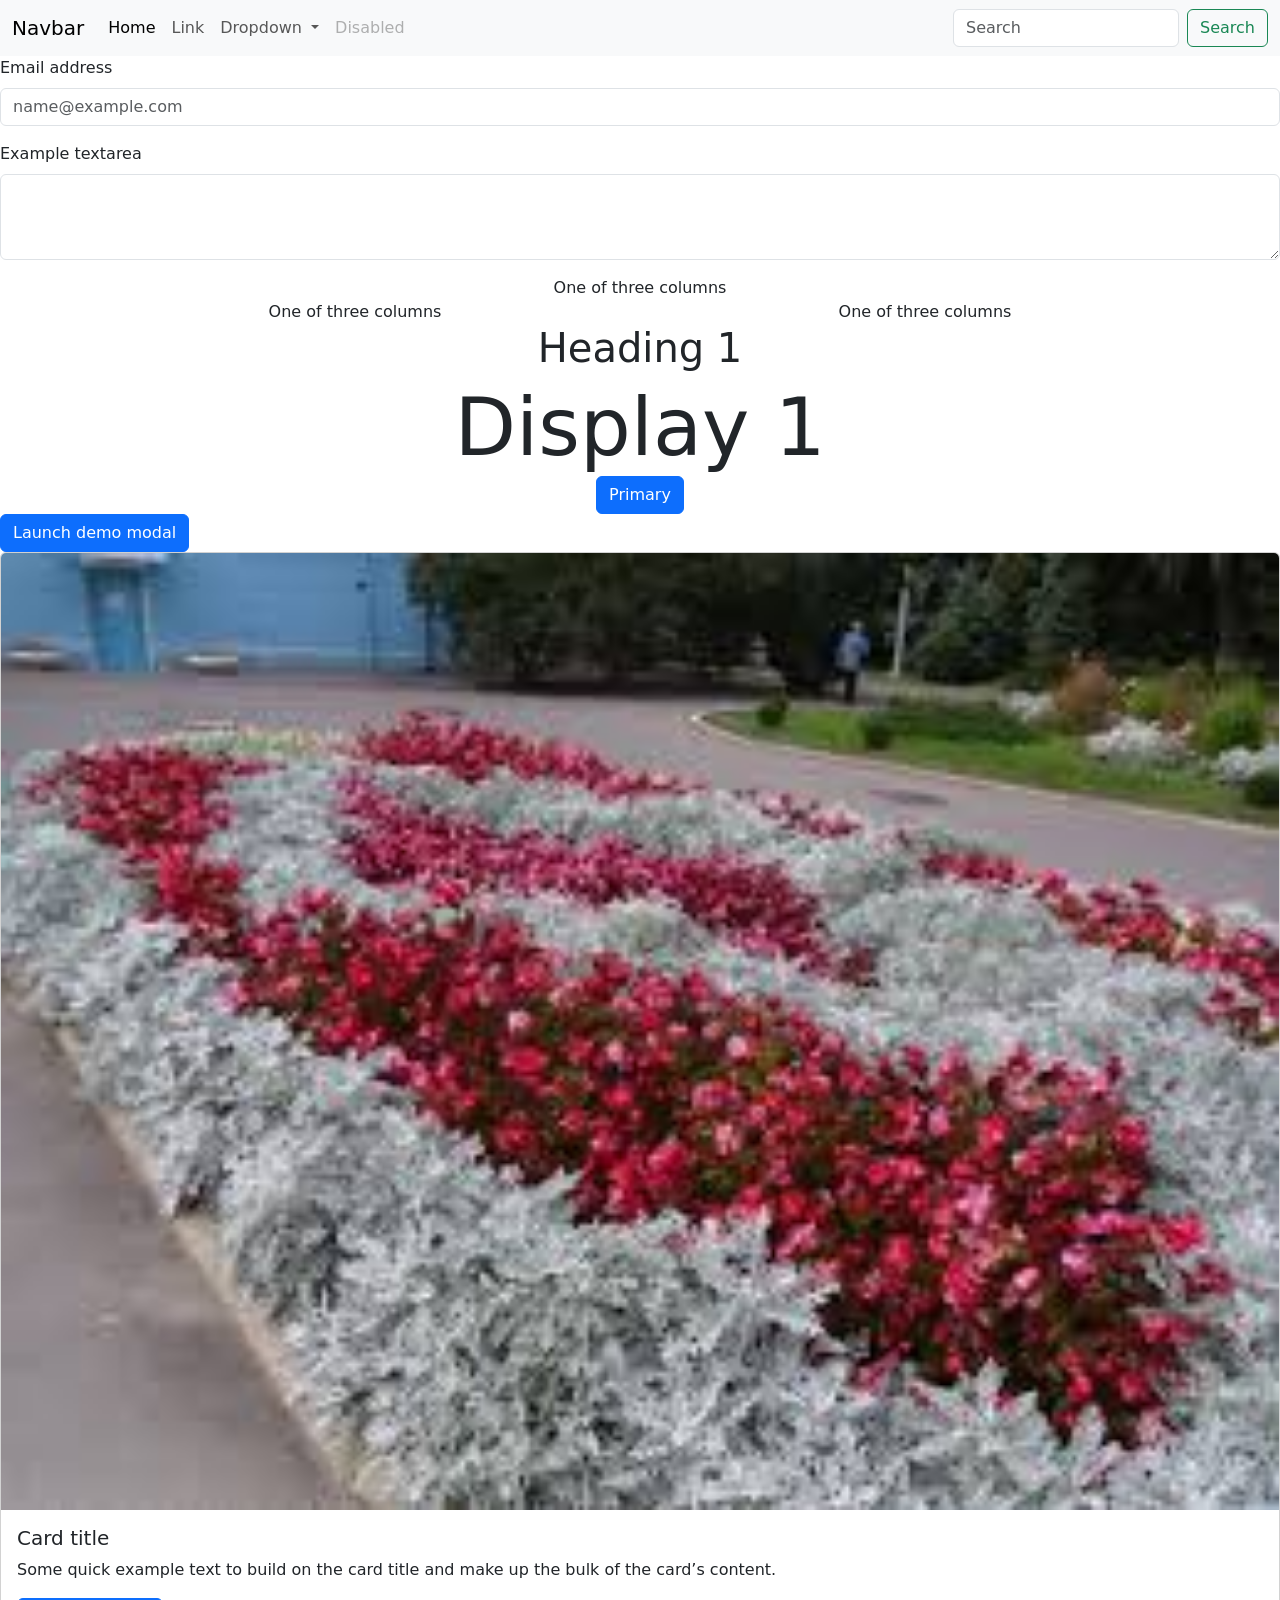
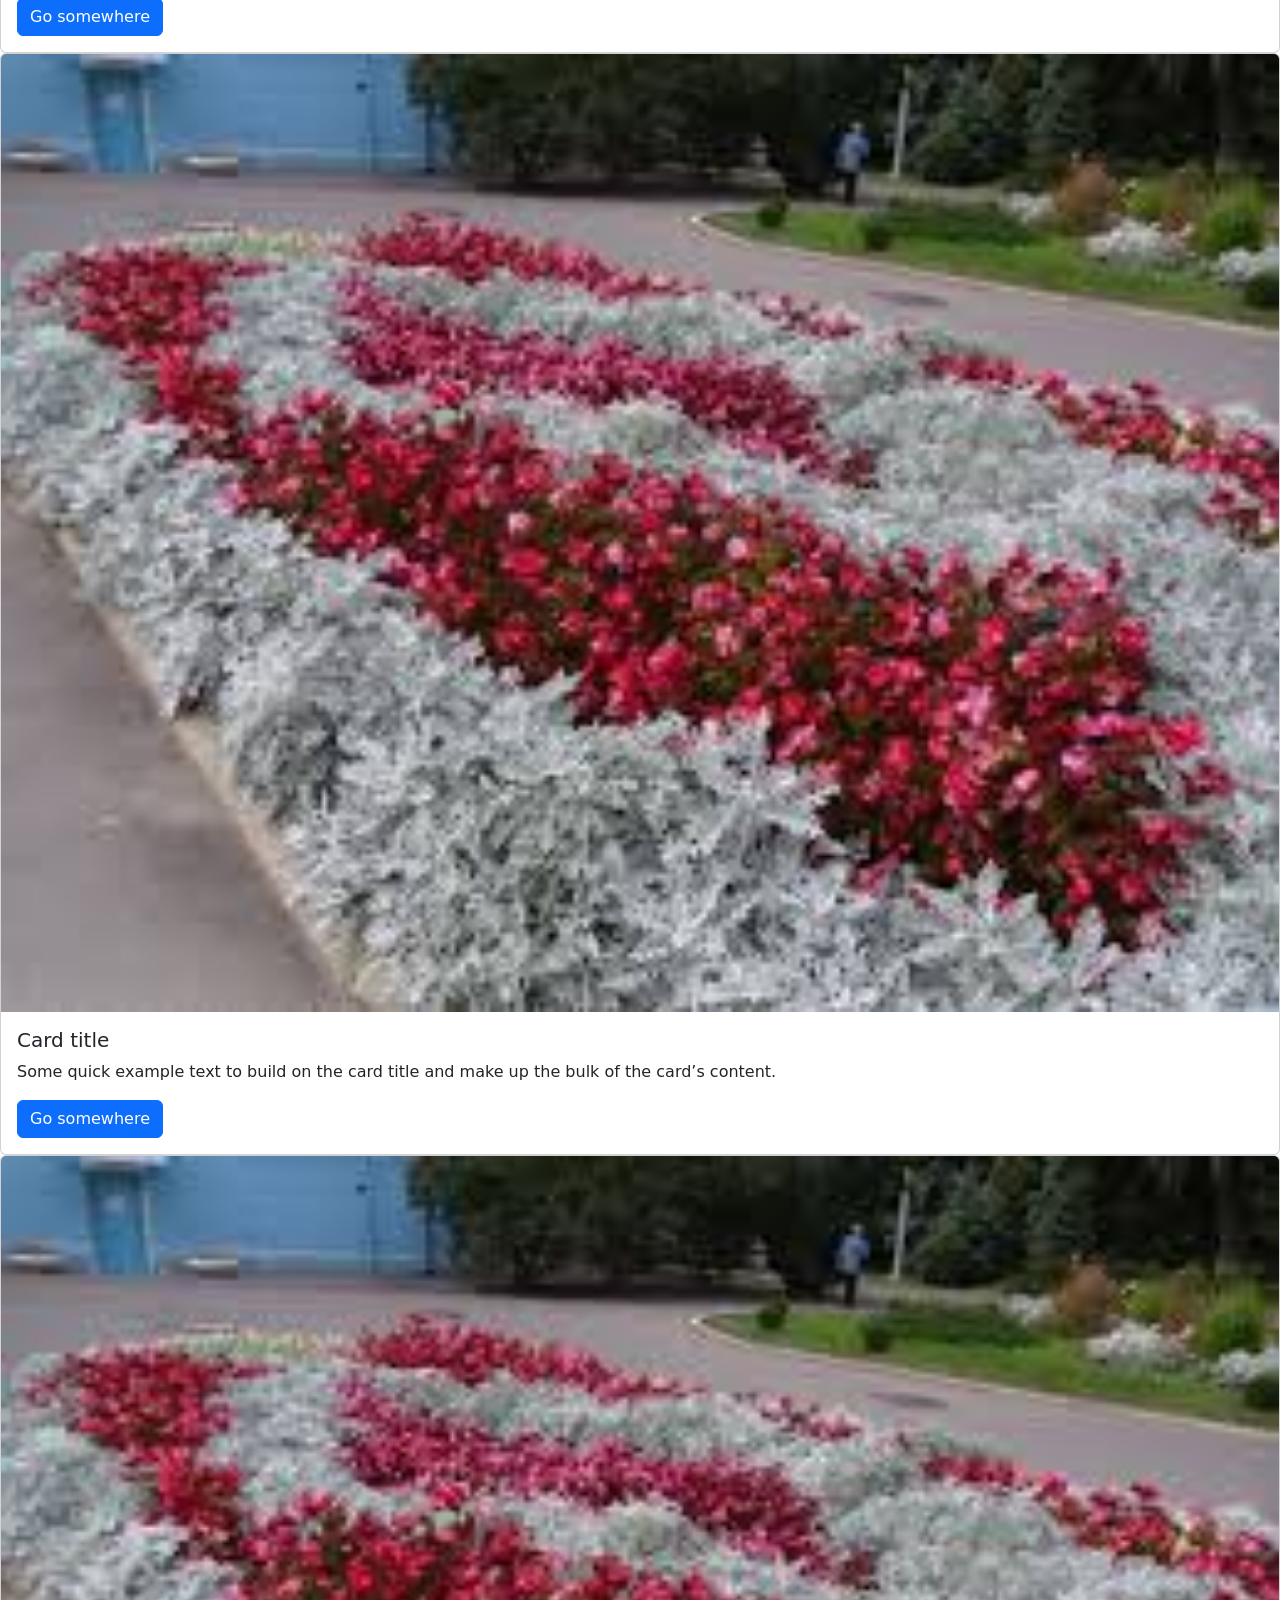
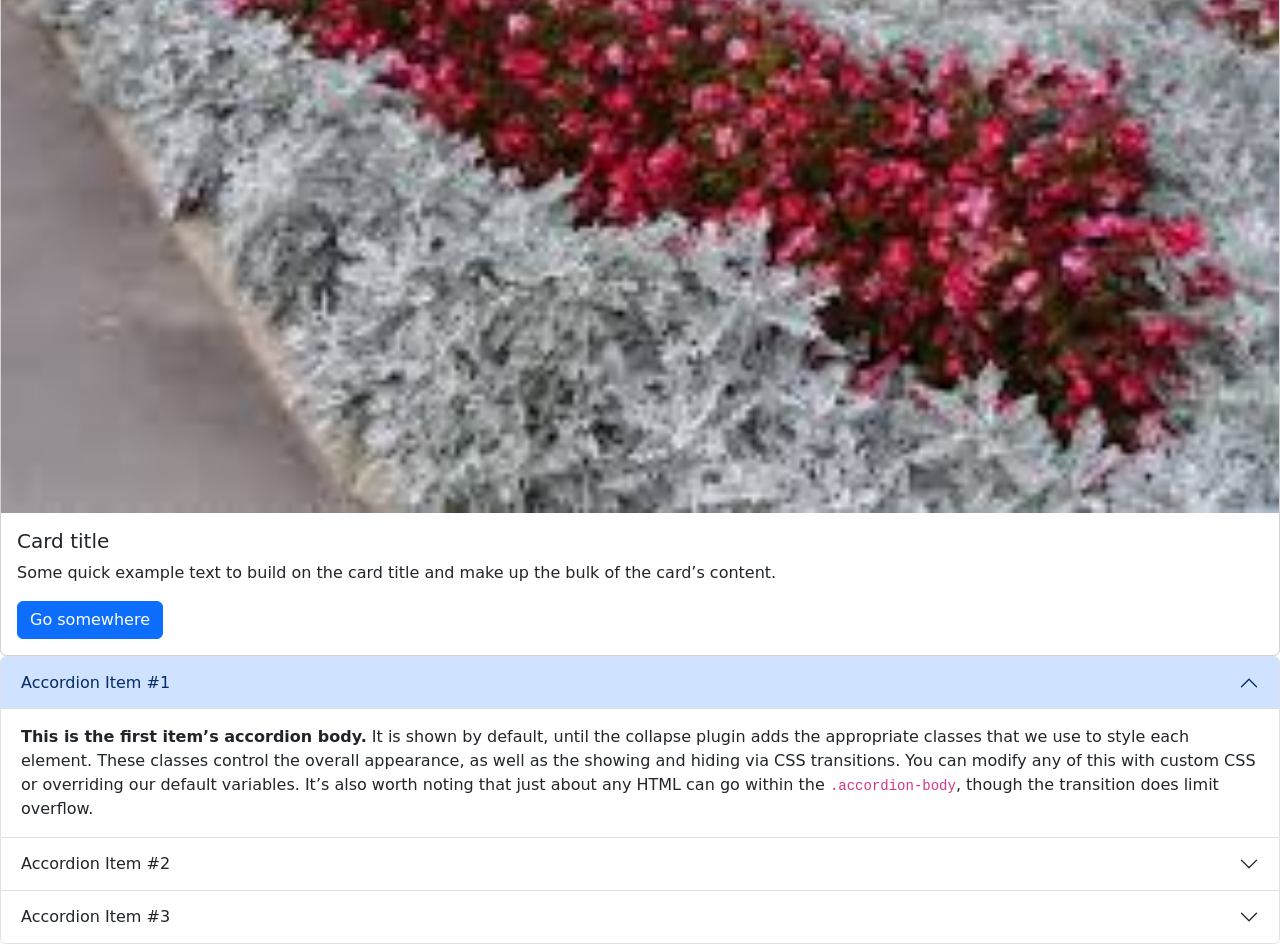
<file: sesi-3/Latihan/index.html>
<!doctype html>
<html lang="en">

<head>
    <meta charset="utf-8">
    <meta name="viewport" content="width=device-width, initial-scale=1">
    <title>Bootstrap demo</title>
    <!-- <link href="https://cdn.jsdelivr.net/npm/bootstrap@5.3.8/dist/css/bootstrap.min.css" rel="stylesheet" integrity="sha384-sRIl4kxILFvY47J16cr9ZwB07vP4J8+LH7qKQnuqkuIAvNWLzeN8tE5YBujZqJLB" crossorigin="anonymous"> -->
    <link rel="stylesheet" href="bootstrap-5.3.8-dist/css/bootstrap.min.css">
</head>

<body>
    <nav class="navbar navbar-expand-lg bg-body-tertiary">
        <div class="container-fluid">
            <a class="navbar-brand" href="#">Navbar</a>
            <button class="navbar-toggler" type="button" data-bs-toggle="collapse"
                data-bs-target="#navbarSupportedContent" aria-controls="navbarSupportedContent" aria-expanded="false"
                aria-label="Toggle navigation">
                <span class="navbar-toggler-icon"></span>
            </button>
            <div class="collapse navbar-collapse" id="navbarSupportedContent">
                <ul class="navbar-nav me-auto mb-2 mb-lg-0">
                    <li class="nav-item">
                        <a class="nav-link active" aria-current="page" href="#">Home</a>
                    </li>
                    <li class="nav-item">
                        <a class="nav-link" href="#">Link</a>
                    </li>
                    <li class="nav-item dropdown">
                        <a class="nav-link dropdown-toggle" href="#" role="button" data-bs-toggle="dropdown"
                            aria-expanded="false">
                            Dropdown
                        </a>
                        <ul class="dropdown-menu">
                            <li><a class="dropdown-item" href="#">Action</a></li>
                            <li><a class="dropdown-item" href="#">Another action</a></li>
                            <li>
                                <hr class="dropdown-divider">
                            </li>
                            <li><a class="dropdown-item" href="#">Something else here</a></li>
                        </ul>
                    </li>
                    <li class="nav-item">
                        <a class="nav-link disabled" aria-disabled="true">Disabled</a>
                    </li>
                </ul>
                <form class="d-flex" role="search">
                    <input class="form-control me-2" type="search" placeholder="Search" aria-label="Search" />
                    <button class="btn btn-outline-success" type="submit">Search</button>
                </form>
            </div>
        </div>
    </nav>
    <div class="mb-3">
        <label for="exampleFormControlInput1" class="form-label">Email address</label>
        <input type="email" class="form-control" id="exampleFormControlInput1" placeholder="name@example.com">
    </div>
    <div class="mb-3">
        <label for="exampleFormControlTextarea1" class="form-label">Example textarea</label>
        <textarea class="form-control" id="exampleFormControlTextarea1" rows="3"></textarea>
    </div>
    <div class="container text-center">
        <div class="row align-items-start">
            <div class="col-sm-6 col-lg-12">
                One of three columns
            </div>
            <div class="col-sm-3 col-lg-6">
                One of three columns
            </div>
            <div class="col-sm-3 col-lg-6">
                One of three columns
            </div>
        </div>
        <div class="row">
            <div class="col-12">
                <h1>Heading 1</h1>
                <div class="display-1">
                    Display 1
                </div>
            </div>
        </div>
        <button type="button" class="btn btn-primary">Primary</button>
    </div>

    <!-- Button trigger modal -->
    <button type="button" class="btn btn-primary" data-bs-toggle="modal" data-bs-target="#exampleModal">
        Launch demo modal
    </button>

    <!-- Modal -->
    <div class="modal fade" id="exampleModal" tabindex="-1" aria-labelledby="exampleModalLabel" aria-hidden="true">
        <div class="modal-dialog">
            <div class="modal-content">
                <div class="modal-header">
                    <h1 class="modal-title fs-5" id="exampleModalLabel">Modal title</h1>
                    <button type="button" class="btn-close" data-bs-dismiss="modal" aria-label="Close"></button>
                </div>
                <div class="modal-body">
                    ...
                </div>
                <div class="modal-footer">
                    <button type="button" class="btn btn-secondary" data-bs-dismiss="modal">Close</button>
                    <button type="button" class="btn btn-primary">Save changes</button>
                </div>
            </div>
        </div>
    </div>

    <div class="card" col mb-3>
        <img src="[data-uri]"
            class="card-img-top" alt="...">
        <div class="card-body">
            <h5 class="card-title">Card title</h5>
            <p class="card-text">Some quick example text to build on the card title and make up the bulk of the card’s
                content.</p>
            <a href="#" class="btn btn-primary">Go somewhere</a>
        </div>
    </div>
    <div class="card" col mb-3>
        <img src="[data-uri]"
            class="card-img-top" alt="...">
        <div class="card-body">
            <h5 class="card-title">Card title</h5>
            <p class="card-text">Some quick example text to build on the card title and make up the bulk of the card’s
                content.</p>
            <a href="#" class="btn btn-primary">Go somewhere</a>
        </div>
    </div>
    <div class="card" col mb-3>
        <img src="[data-uri]"
            class="card-img-top" alt="...">
        <div class="card-body">
            <h5 class="card-title">Card title</h5>
            <p class="card-text">Some quick example text to build on the card title and make up the bulk of the card’s
                content.</p>
            <a href="#" class="btn btn-primary">Go somewhere</a>
        </div>
    </div>
    <div class="accordion" id="accordionExample">
        <div class="accordion-item">
            <h2 class="accordion-header">
                <button class="accordion-button" type="button" data-bs-toggle="collapse" data-bs-target="#collapseOne"
                    aria-expanded="true" aria-controls="collapseOne">
                    Accordion Item #1
                </button>
            </h2>
            <div id="collapseOne" class="accordion-collapse collapse show" data-bs-parent="#accordionExample">
                <div class="accordion-body">
                    <strong>This is the first item’s accordion body.</strong> It is shown by default, until the collapse
                    plugin adds the appropriate classes that we use to style each element. These classes control the
                    overall appearance, as well as the showing and hiding via CSS transitions. You can modify any of
                    this with custom CSS or overriding our default variables. It’s also worth noting that just about any
                    HTML can go within the <code>.accordion-body</code>, though the transition does limit overflow.
                </div>
            </div>
        </div>
        <div class="accordion-item">
            <h2 class="accordion-header">
                <button class="accordion-button collapsed" type="button" data-bs-toggle="collapse"
                    data-bs-target="#collapseTwo" aria-expanded="false" aria-controls="collapseTwo">
                    Accordion Item #2
                </button>
            </h2>
            <div id="collapseTwo" class="accordion-collapse collapse" data-bs-parent="#accordionExample">
                <div class="accordion-body">
                    <strong>This is the second item’s accordion body.</strong> It is hidden by default, until the
                    collapse plugin adds the appropriate classes that we use to style each element. These classes
                    control the overall appearance, as well as the showing and hiding via CSS transitions. You can
                    modify any of this with custom CSS or overriding our default variables. It’s also worth noting that
                    just about any HTML can go within the <code>.accordion-body</code>, though the transition does limit
                    overflow.
                </div>
            </div>
        </div>
        <div class="accordion-item">
            <h2 class="accordion-header">
                <button class="accordion-button collapsed" type="button" data-bs-toggle="collapse"
                    data-bs-target="#collapseThree" aria-expanded="false" aria-controls="collapseThree">
                    Accordion Item #3
                </button>
            </h2>
            <div id="collapseThree" class="accordion-collapse collapse" data-bs-parent="#accordionExample">
                <div class="accordion-body">
                    <strong>This is the third item’s accordion body.</strong> It is hidden by default, until the
                    collapse plugin adds the appropriate classes that we use to style each element. These classes
                    control the overall appearance, as well as the showing and hiding via CSS transitions. You can
                    modify any of this with custom CSS or overriding our default variables. It’s also worth noting that
                    just about any HTML can go within the <code>.accordion-body</code>, though the transition does limit
                    overflow.
                </div>
            </div>
        </div>
    </div>
    <!-- <script src="https://cdn.jsdelivr.net/npm/bootstrap@5.3.8/dist/js/bootstrap.bundle.min.js" integrity="sha384-FKyoEForCGlyvwx9Hj09JcYn3nv7wiPVlz7YYwJrWVcXK/BmnVDxM+D2scQbITxI" crossorigin="anonymous"></script> -->
    <script src="bootstrap-5.3.8-dist/js/bootstrap.bundle.min.js"></script>
</body>

</html>
</file>
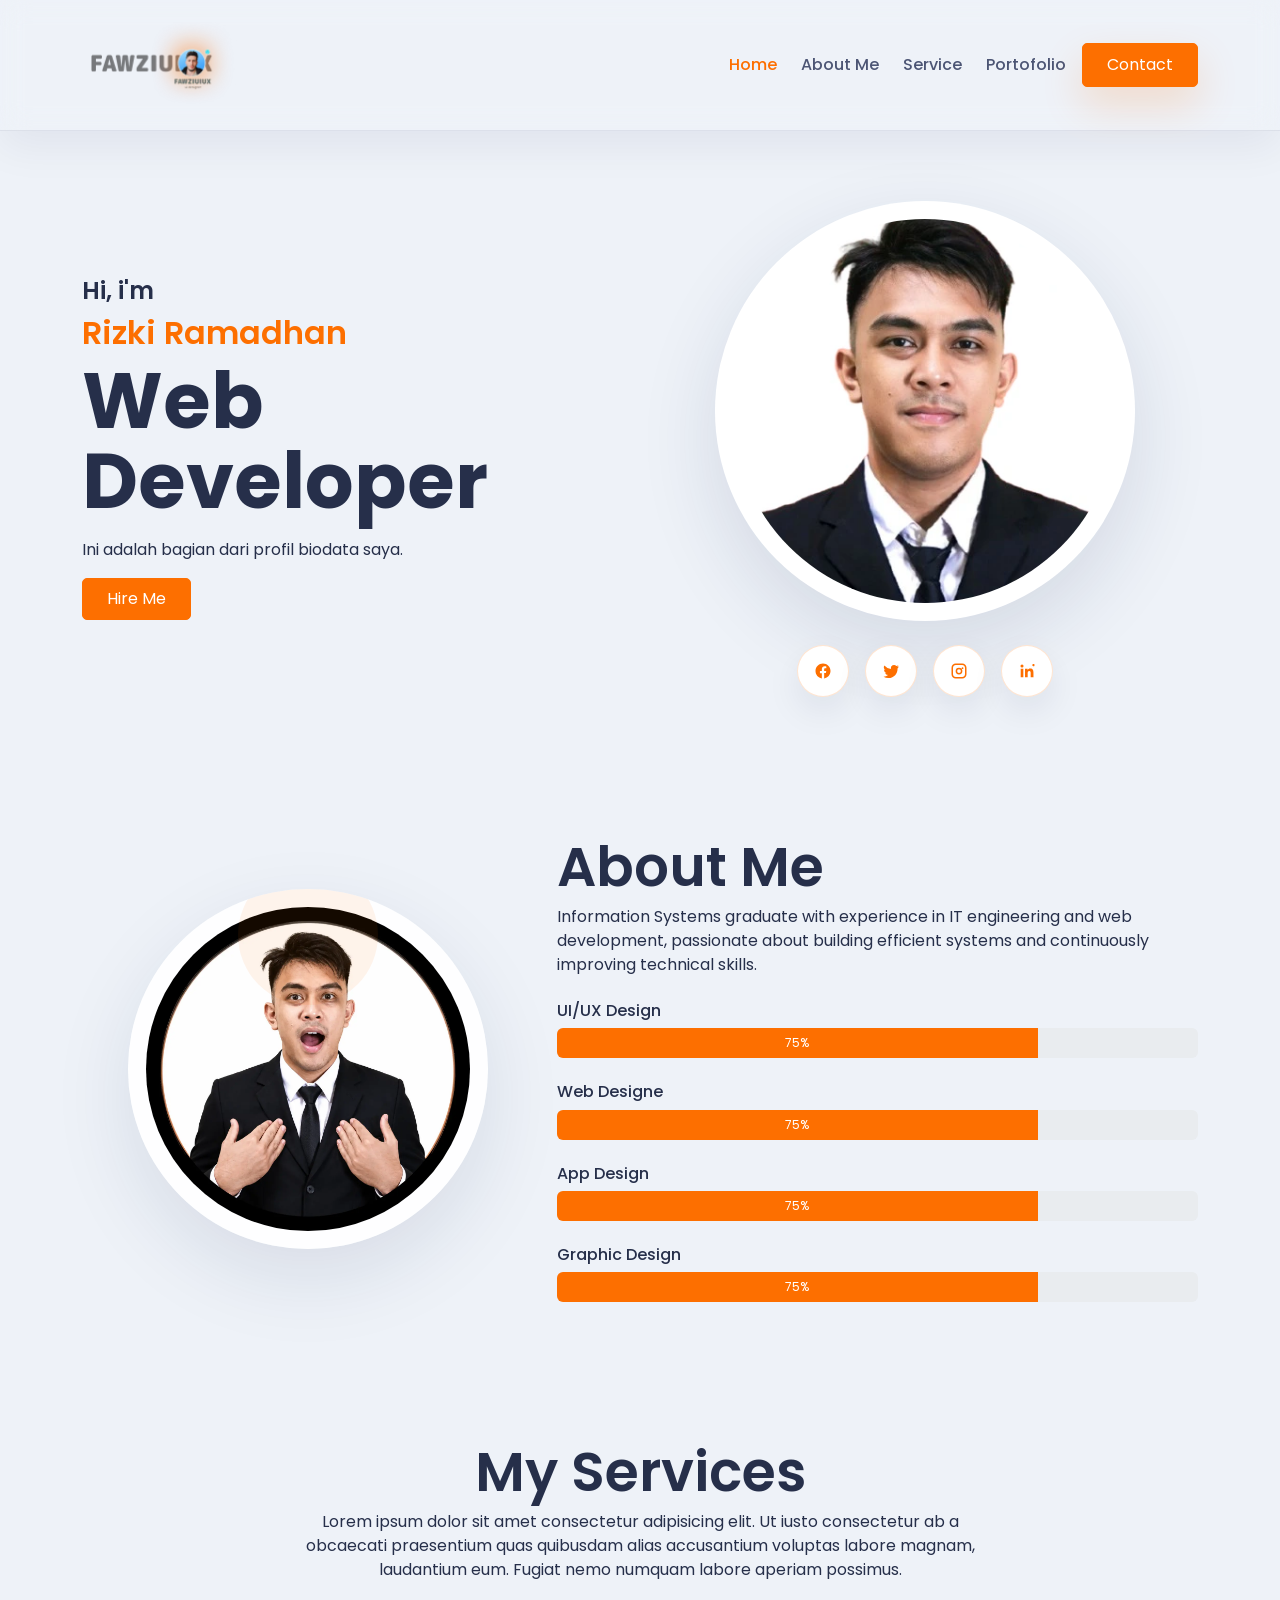
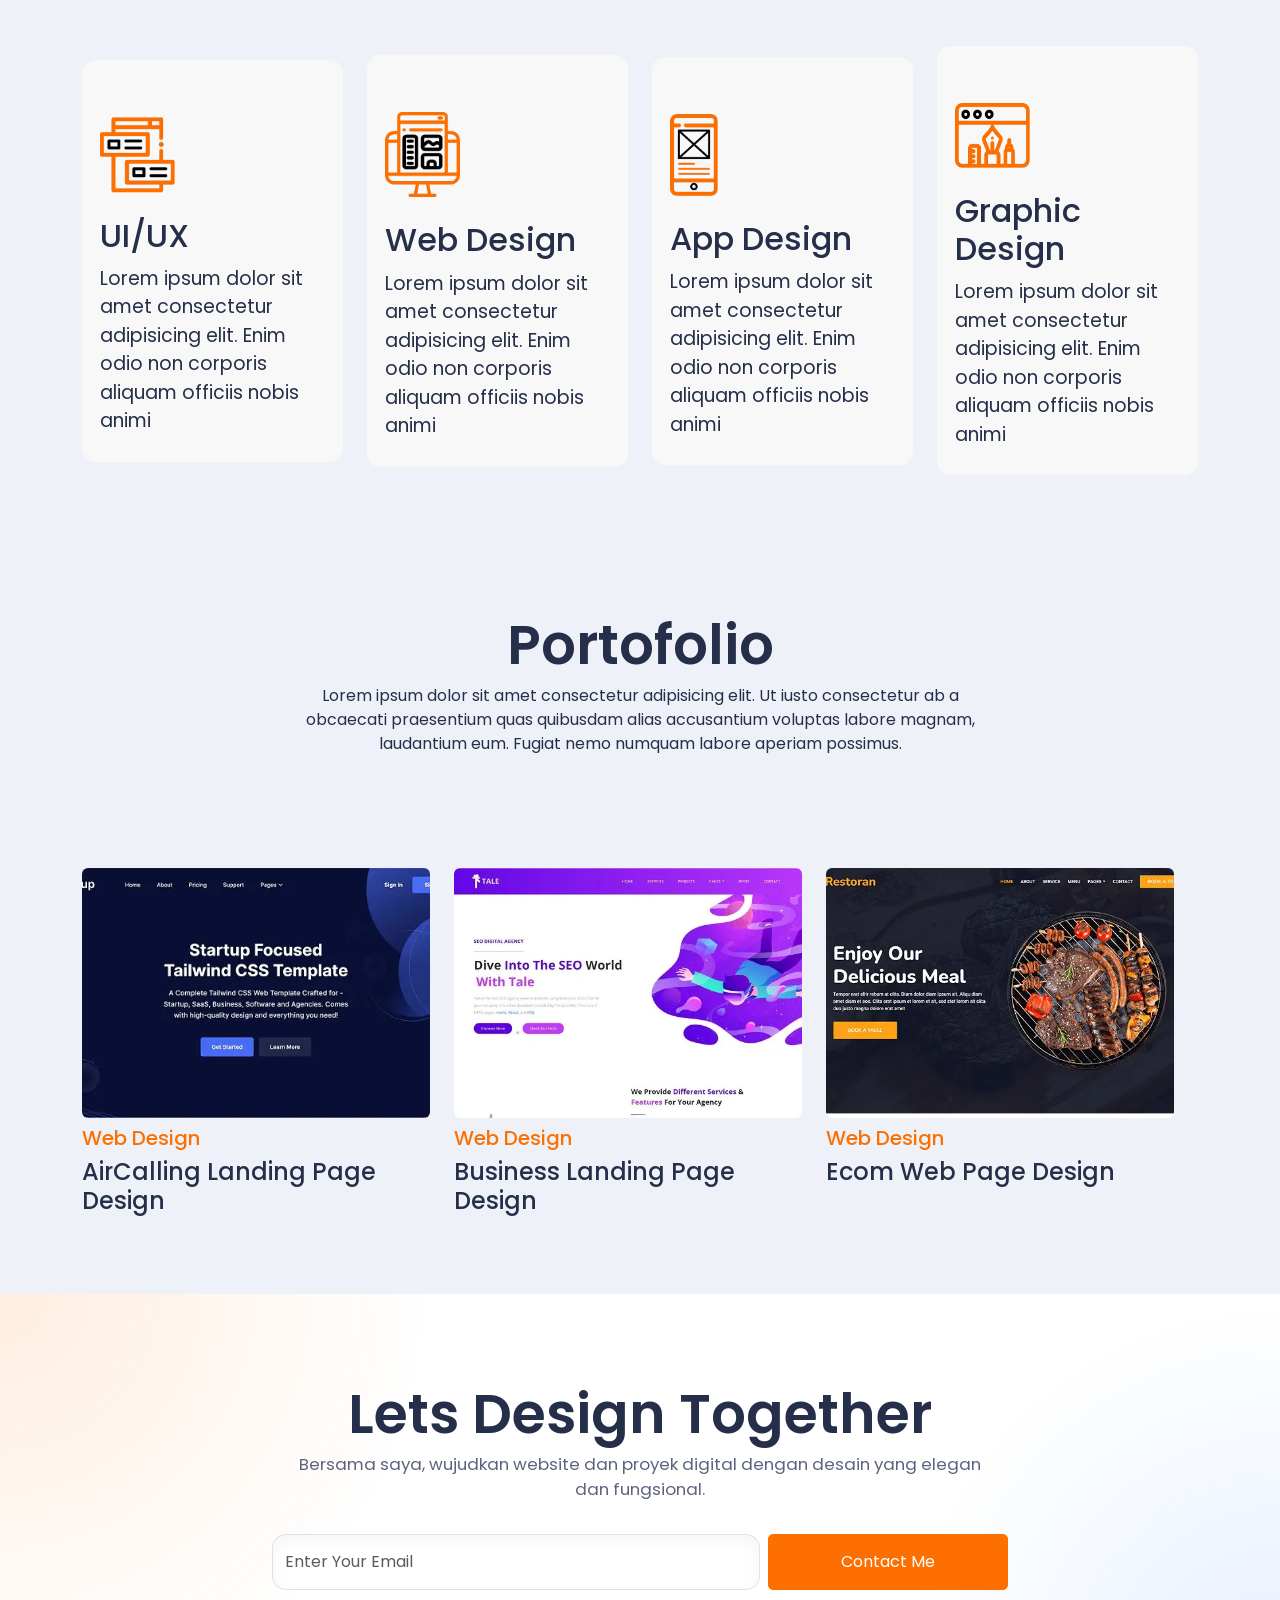
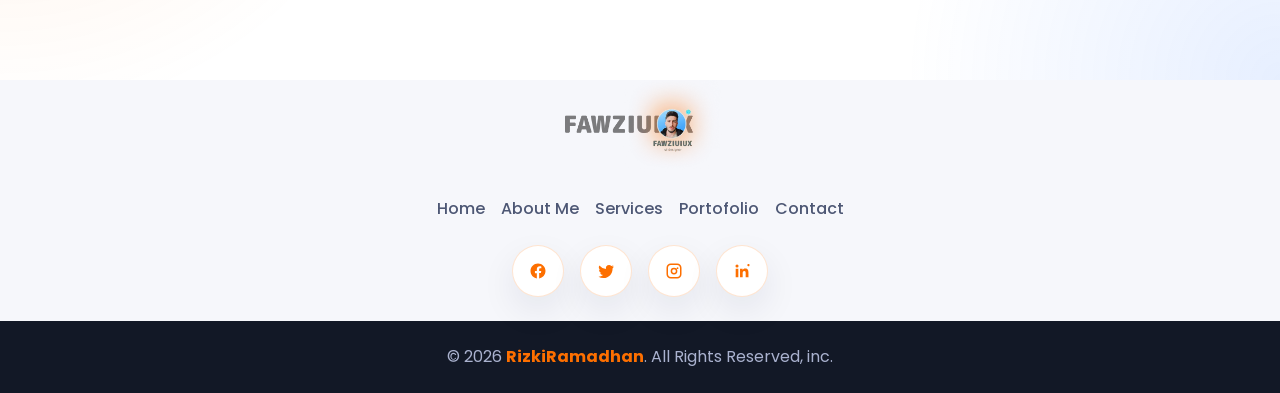
<file: sesi-4/tugas-4.html>
<!DOCTYPE html>
<html lang="id">

<head>
    <meta charset="UTF-8">
    <meta name="viewport" content="width=device-width, initial-scale=1.0">
    <title>Profil Biodata - Portofolio</title>
    <link rel="preconnect" href="https://fonts.googleapis.com">
    <link rel="preconnect" href="https://fonts.gstatic.com" crossorigin>
    <link
        href="https://fonts.googleapis.com/css2?family=Poppins:ital,wght@0,100;0,200;0,300;0,400;0,500;0,600;0,700;0,800;0,900;1,100;1,200;1,300;1,400;1,500;1,600;1,700;1,800;1,900&display=swap"
        rel="stylesheet">
    <link rel="stylesheet" href="bootstrap-5.3.8-dist/css/bootstrap.min.css">
    <link rel="stylesheet" href="style.css">
</head>

<body>

    <nav class="navbar navbar-expand-lg navbar-light bg-transparent py-3">
        <div class="container">
            <a class="navbar-brand" href="#"><img src="img/logo.webp" alt="logo" width="160"
                    class="img-fluid d-inline-block align-text-top"></a>
            <button class="navbar-toggler" type="button" data-bs-toggle="collapse"
                data-bs-target="#navbarSupportedContent" aria-controls="navbarSupportedContent" aria-expanded="false"
                aria-label="Toggle navigation">
                <span class="navbar-toggler-icon"></span>
            </button>
            <div class="collapse navbar-collapse" id="navbarSupportedContent">
                <ul class="navbar-nav ms-auto mb-2 mb-lg-0 align-items-lg-center gap-2">
                    <li class="nav-item">
                        <a class="nav-link active" aria-current="page" href="#">Home</a>
                    </li>
                    <li class="nav-item">
                        <a class="nav-link" href="#about">About Me</a>
                    </li>
                    <li class="nav-item">
                        <a class="nav-link" href="#service">Service</a>
                    </li>
                    <li class="nav-item">
                        <a class="nav-link" href="#portofolio">Portofolio</a>
                    </li>
                    <li class="nav-item">
                        <a class="btn btn-orange contact-btn" href="#" data-bs-toggle="modal"
                            data-bs-target="#contactModal">Contact</a>
                    </li>
                </ul>
            </div>
        </div>
    </nav>
    <section id="home">
        <div class="container">
            <div class="row align-items-center">
                <div class="col-md-6">
                    <h6 class="fw-600" style="font-size: 24px;">Hi, i'm</h6>
                    <h6 class="fw-600" style="font-size: 32px; color: #FD6F00">Rizki Ramadhan</h6>
                    <h1>Web Developer</h1>
                    <p>Ini adalah bagian dari profil biodata saya.</p>
                    <a href="#!" class="btn btn-orange" data-bs-toggle="modal" data-bs-target="#hireMeModal">Hire
                        Me</a>
                </div>
                <div class="col-12 col-lg-6 mt-5 mt-md-0">
                    <div class="d-flex justify-content-center align-items-center">
                        <div class="hero-photo-frame">
                            <img src="img/foto1.webp" alt="Home Image" class="img-fluid hero-photo">
                        </div>
                    </div>
                    <div class="hero-socials d-flex justify-content-center gap-3 mt-4">
                        <a href="#" class="social-pill" aria-label="Facebook">
                            <svg xmlns="http://www.w3.org/2000/svg" viewBox="0 0 24 24" fill="currentColor">
                                <path
                                    d="M22 12c0-5.52-4.48-10-10-10S2 6.48 2 12c0 4.99 3.66 9.12 8.44 9.88v-6.99H7.9v-2.89h2.54V9.7c0-2.5 1.49-3.89 3.77-3.89 1.09 0 2.23.2 2.23.2v2.46h-1.26c-1.24 0-1.63.77-1.63 1.56v1.87h2.78l-.44 2.89h-2.34V21.9C18.34 21.12 22 16.99 22 12Z" />
                            </svg>
                        </a>
                        <a href="#" class="social-pill" aria-label="Twitter">
                            <svg xmlns="http://www.w3.org/2000/svg" viewBox="0 0 24 24" fill="currentColor">
                                <path
                                    d="M22.46 6c-.77.35-1.6.58-2.46.69a4.29 4.29 0 0 0 1.88-2.37 8.59 8.59 0 0 1-2.72 1.04 4.28 4.28 0 0 0-7.3 3.9A12.14 12.14 0 0 1 3.16 4.8a4.28 4.28 0 0 0 1.32 5.72 4.25 4.25 0 0 1-1.94-.53v.05a4.28 4.28 0 0 0 3.43 4.19 4.3 4.3 0 0 1-1.93.07 4.28 4.28 0 0 0 4 2.98A8.6 8.6 0 0 1 2 19.54a12.12 12.12 0 0 0 6.56 1.92c7.87 0 12.17-6.52 12.17-12.17 0-.19-.01-.38-.02-.57A8.7 8.7 0 0 0 22.46 6Z" />
                            </svg>
                        </a>
                        <a href="#" class="social-pill" aria-label="Instagram">
                            <svg xmlns="http://www.w3.org/2000/svg" viewBox="0 0 24 24" fill="currentColor">
                                <path
                                    d="M7.75 2h8.5C19.55 2 22 4.45 22 7.75v8.5C22 19.55 19.55 22 16.25 22h-8.5C4.45 22 2 19.55 2 16.25v-8.5C2 4.45 4.45 2 7.75 2Zm0 2C5.68 4 4 5.68 4 7.75v8.5C4 18.32 5.68 20 7.75 20h8.5c2.07 0 3.75-1.68 3.75-3.75v-8.5C20 5.68 18.32 4 16.25 4h-8.5ZM12 7.5a4.5 4.5 0 1 1 0 9 4.5 4.5 0 0 1 0-9Zm0 2a2.5 2.5 0 1 0 .001 5.001A2.5 2.5 0 0 0 12 9.5Zm4.75-2.38a1.12 1.12 0 1 1 0 2.25 1.12 1.12 0 0 1 0-2.25Z" />
                            </svg>
                        </a>
                        <a href="#" class="social-pill" aria-label="LinkedIn">
                            <svg xmlns="http://www.w3.org/2000/svg" viewBox="0 0 24 24" fill="currentColor">
                                <path
                                    d="M20.45 20.45h-3.55V14.9c0-1.33-.03-3.05-1.86-3.05-1.86 0-2.15 1.45-2.15 2.95v5.65H9.38V9h3.41v1.56h.05c.48-.9 1.66-1.86 3.42-1.86 3.66 0 4.34 2.41 4.34 5.56v6.68ZM5.34 7.43a2.06 2.06 0 1 1 0-4.12 2.06 2.06 0 0 1 0 4.12ZM7.11 20.45H3.58V9h3.53v11.45ZM22 4.5A1.5 1.5 0 1 1 19.5 3 1.5 1.5 0 0 1 22 4.5Z" />
                            </svg>
                        </a>
                    </div>
                </div>
            </div>
        </div>
    </section>
    <section id="about">
        <div class="container">
            <div class="row align-items-center">
                <div class="col-12 col-lg-5 mb-5 mb-md-0">
                    <div class="d-flex justify-content-center align-items-center">
                        <div class="about-photo-frame">
                            <img src="img/foto2.webp" alt="About Image" class="img-fluid about-photo">
                        </div>
                    </div>
                </div>
                <div class="col-md-7">
                    <h2 class="section-title">About Me</h2>
                    <p>Information Systems graduate with experience in IT engineering and web development, passionate
                        about building efficient systems and continuously improving technical skills.</p>
                    <div class="mt-4">
                        <h6>UI/UX Design</h6>
                        <div class="progress" role="progressbar" aria-label="Warning example" aria-valuenow="75"
                            aria-valuemin="0" aria-valuemax="100">
                            <div class="progress-bar" style="width: 75%">75%</div>
                        </div>
                    </div>
                    <div class="mt-4">
                        <h6>Web Designe</h6>
                        <div class="progress" role="progressbar" aria-label="Warning example" aria-valuenow="75"
                            aria-valuemin="0" aria-valuemax="100">
                            <div class="progress-bar" style="width: 75%">75%</div>
                        </div>
                    </div>
                    <div class="mt-4">
                        <h6>App Design</h6>
                        <div class="progress" role="progressbar" aria-label="Warning example" aria-valuenow="75"
                            aria-valuemin="0" aria-valuemax="100">
                            <div class="progress-bar" style="width: 75%">75%</div>
                        </div>
                    </div>
                    <div class="mt-4">
                        <h6>Graphic Design</h6>
                        <div class="progress" role="progressbar" aria-label="Warning example" aria-valuenow="75"
                            aria-valuemin="0" aria-valuemax="100">
                            <div class="progress-bar" style="width: 75%">75%</div>
                        </div>
                    </div>
                </div>
            </div>
        </div>
        </div>
    </section>
    <section id="service">
        <div class="container">
            <div class="row align-items-center">
                <div class="col-12 text-center mb-5">
                    <div class="service-content m-auto">
                        <h2 class="section-title">My Services</h2>
                        <p>Lorem ipsum dolor sit amet consectetur adipisicing elit. Ut iusto consectetur ab a obcaecati
                            praesentium quas quibusdam alias accusantium voluptas labore magnam, laudantium eum. Fugiat
                            nemo
                            numquam labore aperiam possimus.</p>
                    </div>
                </div>
                <div class="col-md-3 mb-4 mb-md-0">
                    <div class="service-card">
                        <img src="img/logo1.webp" class="img-fluid" alt="icon">
                        <h5 class="mt-4">UI/UX</h5>
                        <p>Lorem ipsum dolor sit amet consectetur adipisicing elit. Enim odio non corporis aliquam
                            officiis nobis animi</p>
                    </div>
                </div>
                <div class="col-md-3 mb-4 mb-md-0">
                    <div class="service-card">
                        <img src="img/logo2.webp" class="img-fluid" alt="icon">
                        <h5 class="mt-4">Web Design</h5>
                        <p>Lorem ipsum dolor sit amet consectetur adipisicing elit. Enim odio non corporis aliquam
                            officiis nobis animi</p>
                    </div>
                </div>
                <div class="col-md-3 mb-4 mb-md-0">
                    <div class="service-card">
                        <img src="img/logo3.webp" class="img-fluid" alt="icon" style="height: 82px;">
                        <h5 class="mt-4">App Design</h5>
                        <p>Lorem ipsum dolor sit amet consectetur adipisicing elit. Enim odio non corporis aliquam
                            officiis nobis animi</p>
                    </div>
                </div>
                <div class="col-md-3 mb-4 mb-md-0">
                    <div class="service-card">
                        <img src="img/logo4.webp" class="img-fluid" alt="icon">
                        <h5 class="mt-4">Graphic Design</h5>
                        <p>Lorem ipsum dolor sit amet consectetur adipisicing elit. Enim odio non corporis aliquam
                            officiis nobis animi</p>
                    </div>
                </div>
            </div>
        </div>
    </section>
    <section id="portofolio">
        <div class="container">
            <div class="row align-items-center">
                <div class="col-12 text-center mb-5">
                    <div class="service-content m-auto">
                        <h2 class="section-title">Portofolio</h2>
                        <p>Lorem ipsum dolor sit amet consectetur adipisicing elit. Ut iusto consectetur ab a
                            obcaecati
                            praesentium quas quibusdam alias accusantium voluptas labore magnam, laudantium eum.
                            Fugiat
                            nemo
                            numquam labore aperiam possimus.</p>
                    </div>
                </div>
                <div class="row row-cols-1 row-cols-md-3 g-4">
                    <div class="col">
                        <div class="portofolio-card mb-4 mb-md-0">
                            <img src="img/project1.webp" class="img-fluid rounded mb-2" alt="portofolio">
                            <h5>Web Design</h5>
                            <h4>AirCalling Landing Page Design</h4>
                        </div>
                    </div>
                    <div class="col">
                        <div class="portofolio-card mb-4 mb-md-0">
                            <img src="img/project2.webp" class="img-fluid rounded mb-2" alt="portofolio">
                            <h5>Web Design</h5>
                            <h4>Business Landing Page Design</h4>
                        </div>
                    </div>
                    <div class="col">
                        <div class="portofolio-card mb-4 mb-md-0">
                            <img src="img/project3.webp" class="img-fluid rounded mb-2" alt="portofolio">
                            <h5>Web Design</h5>
                            <h4>Ecom Web Page Design</h4>
                        </div>
                    </div>
                </div>
            </div>
        </div>
    </section>
    <section id="cta" class="cta-section">
        <div class="container">
            <div class="row justify-content-center text-center">
                <div class="col-lg-8">
                    <h2 class="section-title">Lets Design Together</h2>
                    <p class="cta-text">Bersama saya, wujudkan website dan proyek digital dengan desain yang elegan dan
                        fungsional.</p>
                    <form class="cta-form row g-2 justify-content-center mt-4">
                        <div class="col-sm-8">
                            <input type="email" class="form-control" placeholder="Enter Your Email" aria-label="Email">
                        </div>
                        <div class="col-sm-4 d-grid">
                            <button type="submit" class="btn btn-orange">Contact Me</button>
                        </div>
                    </form>
                </div>
            </div>
        </div>
    </section>
    <div class="modal fade" id="hireMeModal" tabindex="-1" aria-labelledby="hireMeModalLabel" aria-hidden="true">
        <div class="modal-dialog">
            <div class="modal-content">
                <div class="modal-header">
                    <h1 class="modal-title fs-5" id="hireMeModalLabel">Hire Me</h1>
                    <button type="button" class="btn-close" data-bs-dismiss="modal" aria-label="Close"></button>
                </div>
                <div class="modal-body">
                    <form>
                        <div class="mb-3">
                            <label for="contactName" class="form-label">Name</label>
                            <input type="text" class="form-control" id="contactName" placeholder="Your name">
                        </div>
                        <div class="mb-3">
                            <label for="contactEmail" class="form-label">Email</label>
                            <input type="email" class="form-control" id="contactEmail" placeholder="you@example.com">
                        </div>
                        <div class="mb-3">
                            <label for="contactMessage" class="form-label">Message</label>
                            <textarea class="form-control" id="contactMessage" rows="4"
                                placeholder="Write your message..."></textarea>
                        </div>
                    </form>
                </div>
                <div class="modal-footer">
                    <button type="button" class="btn btn-secondary" data-bs-dismiss="modal">Close</button>
                    <button type="button" class="btn btn-orange">Send</button>
                </div>
            </div>
        </div>
    </div>
    <div class="modal fade" id="contactModal" tabindex="-1" aria-labelledby="contactModalLabel" aria-hidden="true">
        <div class="modal-dialog modal-dialog-centered">
            <div class="modal-content">
                <div class="modal-header">
                    <h1 class="modal-title fs-5" id="contactModalLabel">Contact Me</h1>
                    <button type="button" class="btn-close" data-bs-dismiss="modal" aria-label="Close"></button>
                </div>
                <div class="modal-body">
                    <p class="mb-3 text-muted">Kirim pesan langsung untuk bertanya tentang layanan, proyek, atau kerja
                        sama.</p>
                    <form>
                        <div class="mb-3">
                            <label for="modalContactName" class="form-label">Name</label>
                            <input type="text" class="form-control" id="modalContactName" placeholder="Your name">
                        </div>
                        <div class="mb-3">
                            <label for="modalContactEmail" class="form-label">Email</label>
                            <input type="email" class="form-control" id="modalContactEmail"
                                placeholder="you@example.com">
                        </div>
                        <div class="mb-3">
                            <label for="modalContactMessage" class="form-label">Message</label>
                            <textarea class="form-control" id="modalContactMessage" rows="4"
                                placeholder="Type your message..."></textarea>
                        </div>
                    </form>
                </div>
                <div class="modal-footer">
                    <button type="button" class="btn btn-secondary" data-bs-dismiss="modal">Close</button>
                    <button type="button" class="btn btn-orange">Send Message</button>
                </div>
            </div>
        </div>
    </div>
    <footer class="site-footer">
        <div class="container text-center">
            <a class="footer-logo d-inline-block mb-4" href="#"><img src="img/logo.webp" alt="logo"
                    class="img-fluid"></a>
            <ul class="footer-nav list-unstyled d-flex flex-wrap justify-content-center gap-3 mb-4">
                <li><a href="#home">Home</a></li>
                <li><a href="#about">About Me</a></li>
                <li><a href="#service">Services</a></li>
                <li><a href="#portfolio">Portofolio</a></li>
                <li><a href="#contact">Contact</a></li>
            </ul>
            <div class="footer-social d-flex justify-content-center gap-3">
                <a href="#" class="social-pill" aria-label="Facebook">
                    <svg xmlns="http://www.w3.org/2000/svg" viewBox="0 0 24 24" fill="currentColor">
                        <path
                            d="M22 12c0-5.52-4.48-10-10-10S2 6.48 2 12c0 4.99 3.66 9.12 8.44 9.88v-6.99H7.9v-2.89h2.54V9.7c0-2.5 1.49-3.89 3.77-3.89 1.09 0 2.23.2 2.23.2v2.46h-1.26c-1.24 0-1.63.77-1.63 1.56v1.87h2.78l-.44 2.89h-2.34V21.9C18.34 21.12 22 16.99 22 12Z" />
                    </svg>
                </a>
                <a href="#" class="social-pill" aria-label="Twitter">
                    <svg xmlns="http://www.w3.org/2000/svg" viewBox="0 0 24 24" fill="currentColor">
                        <path
                            d="M22.46 6c-.77.35-1.6.58-2.46.69a4.29 4.29 0 0 0 1.88-2.37 8.59 8.59 0 0 1-2.72 1.04 4.28 4.28 0 0 0-7.3 3.9A12.14 12.14 0 0 1 3.16 4.8a4.28 4.28 0 0 0 1.32 5.72 4.25 4.25 0 0 1-1.94-.53v.05a4.28 4.28 0 0 0 3.43 4.19 4.3 4.3 0 0 1-1.93.07 4.28 4.28 0 0 0 4 2.98A8.6 8.6 0 0 1 2 19.54a12.12 12.12 0 0 0 6.56 1.92c7.87 0 12.17-6.52 12.17-12.17 0-.19-.01-.38-.02-.57A8.7 8.7 0 0 0 22.46 6Z" />
                    </svg>
                </a>
                <a href="#" class="social-pill" aria-label="Instagram">
                    <svg xmlns="http://www.w3.org/2000/svg" viewBox="0 0 24 24" fill="currentColor">
                        <path
                            d="M7.75 2h8.5C19.55 2 22 4.45 22 7.75v8.5C22 19.55 19.55 22 16.25 22h-8.5C4.45 22 2 19.55 2 16.25v-8.5C2 4.45 4.45 2 7.75 2Zm0 2C5.68 4 4 5.68 4 7.75v8.5C4 18.32 5.68 20 7.75 20h8.5c2.07 0 3.75-1.68 3.75-3.75v-8.5C20 5.68 18.32 4 16.25 4h-8.5ZM12 7.5a4.5 4.5 0 1 1 0 9 4.5 4.5 0 0 1 0-9Zm0 2a2.5 2.5 0 1 0 .001 5.001A2.5 2.5 0 0 0 12 9.5Zm4.75-2.38a1.12 1.12 0 1 1 0 2.25 1.12 1.12 0 0 1 0-2.25Z" />
                    </svg>
                </a>
                <a href="#" class="social-pill" aria-label="LinkedIn">
                    <svg xmlns="http://www.w3.org/2000/svg" viewBox="0 0 24 24" fill="currentColor">
                        <path
                            d="M20.45 20.45h-3.55V14.9c0-1.33-.03-3.05-1.86-3.05-1.86 0-2.15 1.45-2.15 2.95v5.65H9.38V9h3.41v1.56h.05c.48-.9 1.66-1.86 3.42-1.86 3.66 0 4.34 2.41 4.34 5.56v6.68ZM5.34 7.43a2.06 2.06 0 1 1 0-4.12 2.06 2.06 0 0 1 0 4.12ZM7.11 20.45H3.58V9h3.53v11.45ZM22 4.5A1.5 1.5 0 1 1 19.5 3 1.5 1.5 0 0 1 22 4.5Z" />
                    </svg>
                </a>
            </div>
        </div>
        </div>
        <div class="footer-bottom text-center py-4 mt-4">
            <div class="container">
                <p class="mb-0">&copy; 2026 <span class="brand-highlight">RizkiRamadhan</span>. All Rights Reserved,
                    inc.</p>
            </div>
        </div>
    </footer>
    <script src="bootstrap-5.3.8-dist/js/bootstrap.bundle.min.js"></script>
</body>

</html>
</file>
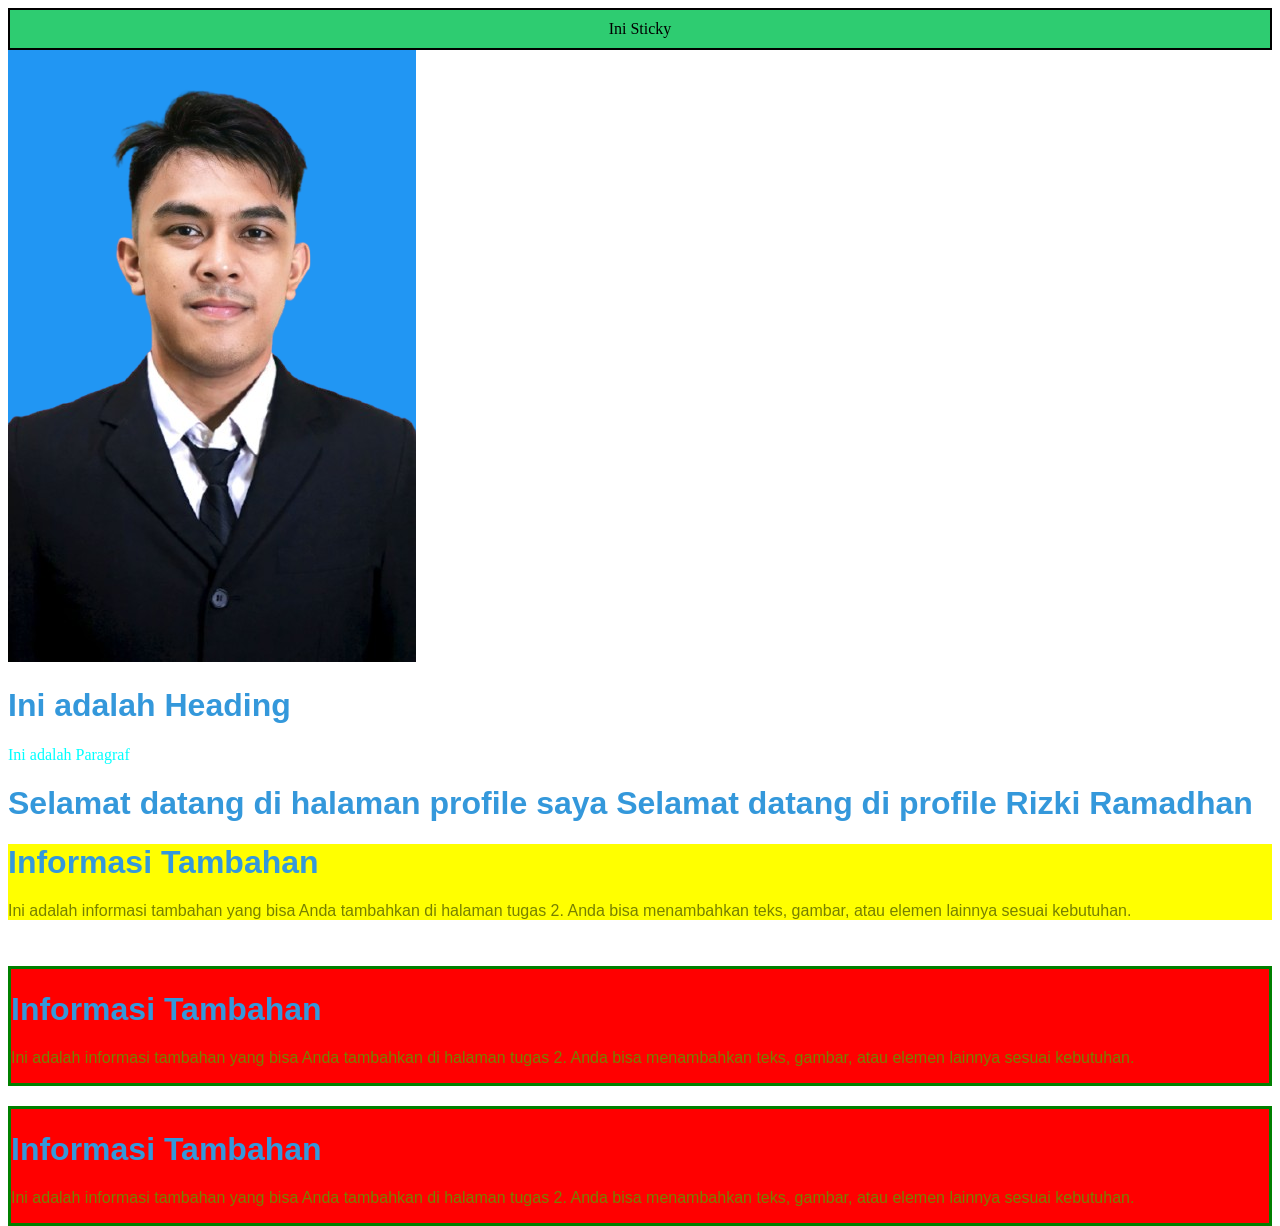
<file: sesi-2/Latihan/tugas-2.html>
<!DOCTYPE html>
<html lang="en">
<head>
    <meta charset="UTF-8">
    <meta name="viewport" content="width=device-width, initial-scale=1.0">
    <title>Biodata Latihan</title>
    <link rel="stylesheet" type="text/css" href="css/style.css">
</head>
<body>
    <div class="sticky">Ini Sticky</div>
    <img src="foto/saya.png" alt="foto saya" max-width=100%; height="auto">
        <div>
            <h1>Ini adalah Heading</h1>
            <p style="color: aqua;">Ini adalah Paragraf</p>
        </div>
        <h1>
            <span>Selamat datang di halaman profile saya</span>
            Selamat datang di profile Rizki Ramadhan
        </h1>
        <div class="info" style="background-color: yellow; top: 20px;">
            <h1>Informasi Tambahan</h1>
            <p>
                Ini adalah informasi tambahan yang bisa 
                Anda tambahkan di halaman tugas 2. Anda bisa menambahkan teks, gambar, atau elemen lainnya sesuai kebutuhan.
            </p>
        </div>
        <div  class="info" style="background-color: red; position: relative; top: 30px; border: 3px solid green;" >
            <h1>Informasi Tambahan</h1>
            <p>
                Ini adalah informasi tambahan yang bisa 
                Anda tambahkan di halaman tugas 2. Anda bisa menambahkan teks, gambar, atau elemen lainnya sesuai kebutuhan.
            </p>
        </div>
        <div  class="info" style="background-color: red; position: relative; top: 50px; border: 3px solid green;" >
            <h1>Informasi Tambahan</h1>
            <p>
                Ini adalah informasi tambahan yang bisa 
                Anda tambahkan di halaman tugas 2. Anda bisa menambahkan teks, gambar, atau elemen lainnya sesuai kebutuhan.
            </p>
        </div>
</body>
</html>
</file>
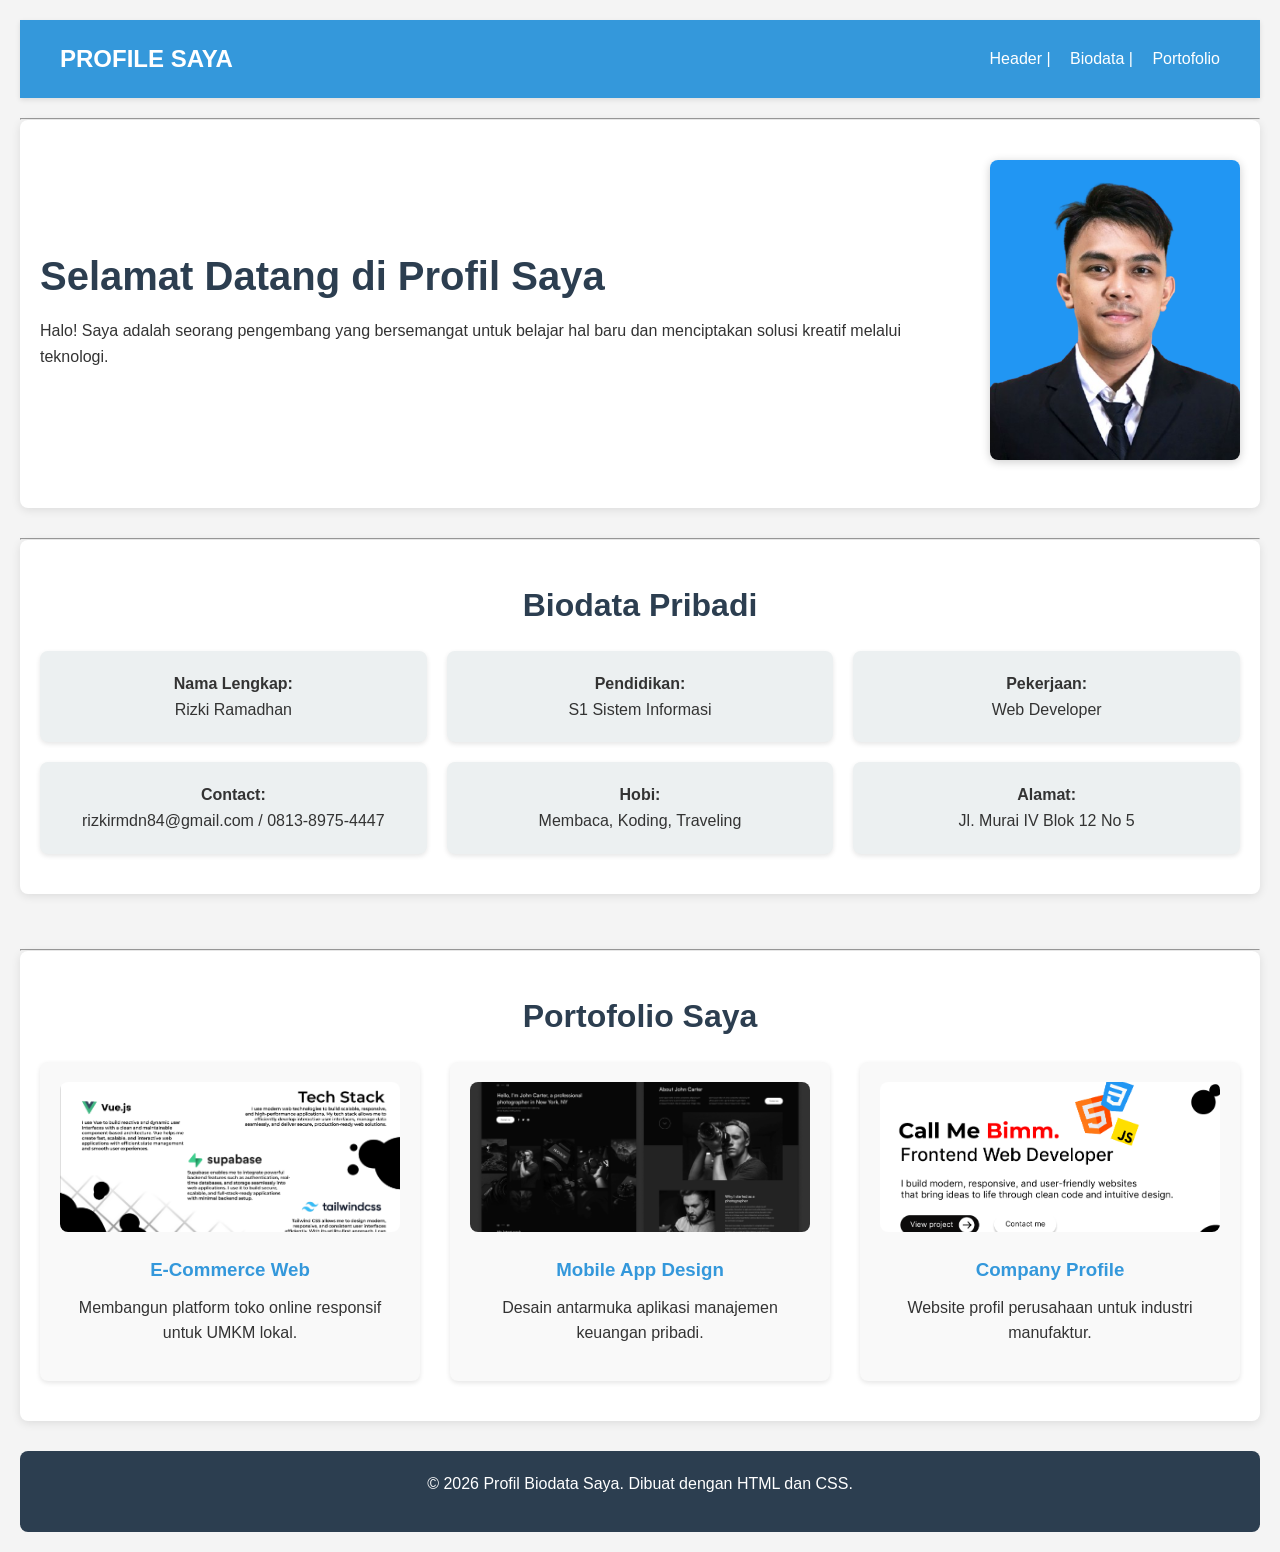
<file: sesi-2/Tugas-2/tugas-2.html>
<!DOCTYPE html>
<html lang="id">
<head>
    <meta charset="UTF-8">
    <meta name="viewport" content="width=device-width, initial-scale=1.0">
    <title>Profil Biodata - Portofolio</title>
    <link rel="stylesheet" href="style.css">
</head>
<body>

    <!-- Section 1: Menu -->
    <header>
        <div class="header-content">
            <div class="logo">
                <strong>PROFILE SAYA</strong>
            </div>
            <nav>
                <a href="#header">Header</a> | 
                <a href="#biodata">Biodata</a> | 
                <a href="#portofolio">Portofolio</a>
            </nav>
        </div>
    </header>

    <hr id="header">

    <!-- Section 2: Judul di Kiri dan Gambar di Kanan -->
    <section class="welcome">
        <div class="welcome-content">
            <div class="welcome-text">
                <h1>Selamat Datang di Profil Saya</h1>
                <p>Halo! Saya adalah seorang pengembang yang bersemangat untuk belajar hal baru dan menciptakan solusi kreatif melalui teknologi.</p>
            </div>
            <div class="welcome-image">
                <img src="foto/saya.png" alt="Foto Profil">
            </div>
        </div>
    </section>

    <hr id="biodata">

    <!-- Section 3: Biodata (6 Box) -->
    <section class="biodata">
        <h2>Biodata Pribadi</h2>
        <div class="biodata-grid">
            <div class="biodata-item">
                <strong>Nama Lengkap:</strong><br>
                Rizki Ramadhan
            </div>
            <div class="biodata-item">
                <strong>Pendidikan:</strong><br>
                S1 Sistem Informasi
            </div>
            <div class="biodata-item">
                <strong>Pekerjaan:</strong><br>
                Web Developer
            </div>
            <div class="biodata-item">
                <strong>Contact:</strong><br>
                rizkirmdn84@gmail.com / 0813-8975-4447
            </div>
            <div class="biodata-item">
                <strong>Hobi:</strong><br>
                Membaca, Koding, Traveling
            </div>
            <div class="biodata-item">
                <strong>Alamat:</strong><br>
                Jl. Murai IV Blok 12 No 5
            </div>
        </div>
    </section>

    <br>
    <hr id="portofolio">

    <!-- Section 4: Portofolio (3 Kolom) -->
    <section class="portfolio">
        <h2>Portofolio Saya</h2>
        <div class="portfolio-grid">
            <div class="portfolio-item">
                <img src="foto/1.png" alt="Project 1">
                <h3>E-Commerce Web</h3>
                <p>Membangun platform toko online responsif untuk UMKM lokal.</p>
            </div>
            <div class="portfolio-item">
                <img src="foto/2.png" alt="Project 2">
                <h3>Mobile App Design</h3>
                <p>Desain antarmuka aplikasi manajemen keuangan pribadi.</p>
            </div>
            <div class="portfolio-item">
                <img src="foto/3.png" alt="Project 3">
                <h3>Company Profile</h3>
                <p>Website profil perusahaan untuk industri manufaktur.</p>
            </div>
        </div>
    </section>

    <footer>
        <p>&copy; 2026 Profil Biodata Saya. Dibuat dengan HTML dan CSS.</p>
    </footer>

</body>
</html>
</file>
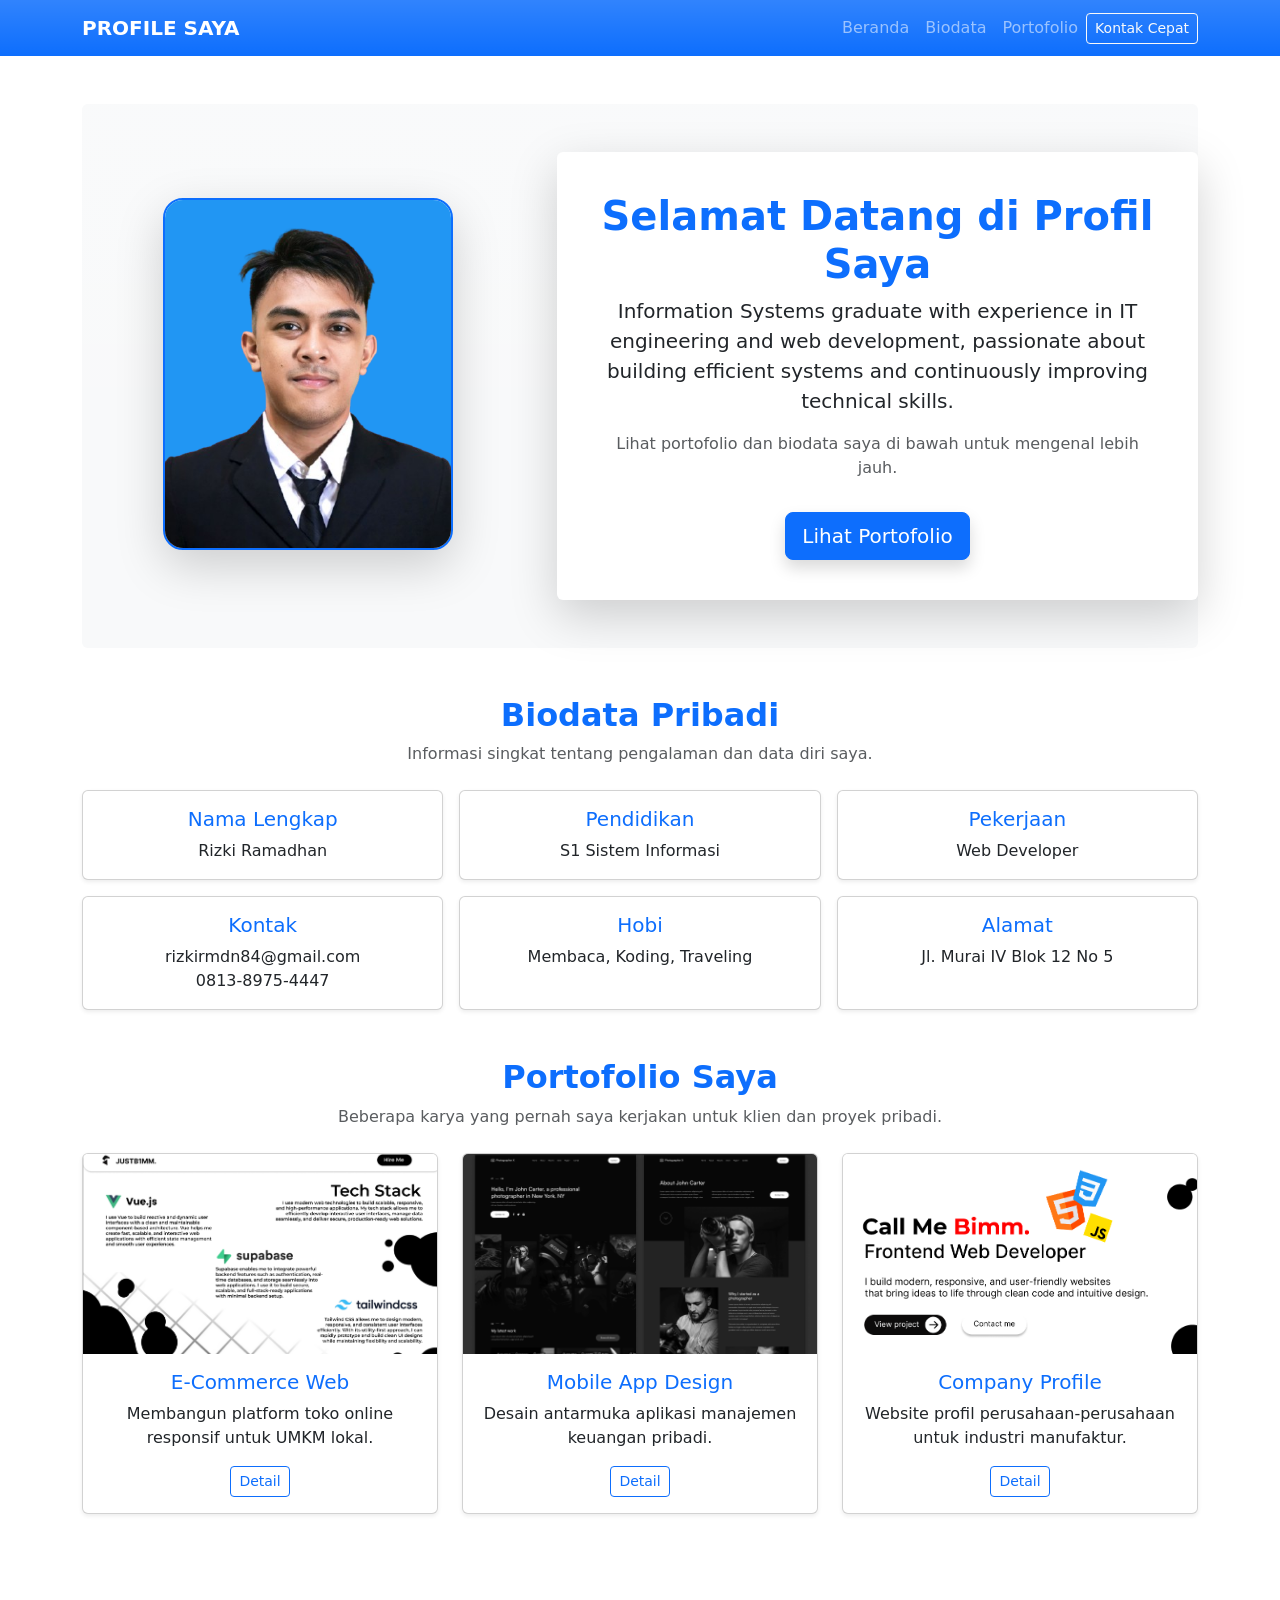
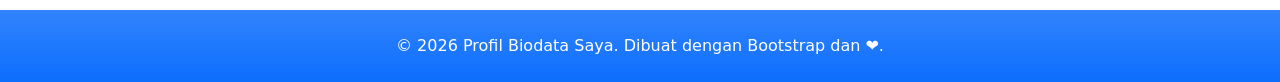
<file: sesi-3/Tugas-3/tugas-3.html>
<!DOCTYPE html>
<html lang="id">

<head>
    <meta charset="UTF-8">
    <meta name="viewport" content="width=device-width, initial-scale=1.0">
    <title>Profil Biodata - Portofolio</title>
    <link rel="stylesheet" href="bootstrap-5.3.8-dist/css/bootstrap.min.css">
    <link rel="stylesheet" href="style.css">
</head>

<body>
    <nav class="navbar navbar-expand-lg navbar-dark bg-primary bg-gradient sticky-top">
        <div class="container">
            <a class="navbar-brand fw-bold" href="#header">PROFILE SAYA</a>
            <button class="navbar-toggler" type="button" data-bs-toggle="collapse" data-bs-target="#navbarNav"
                aria-controls="navbarNav" aria-expanded="false" aria-label="Toggle navigation">
                <span class="navbar-toggler-icon"></span>
            </button>
            <div class="collapse navbar-collapse" id="navbarNav">
                <ul class="navbar-nav ms-auto">
                    <li class="nav-item">
                        <a class="nav-link" href="#header">Beranda</a>
                    </li>
                    <li class="nav-item">
                        <a class="nav-link" href="#biodata">Biodata</a>
                    </li>
                    <li class="nav-item">
                        <a class="nav-link" href="#portofolio">Portofolio</a>
                    </li>
                    <li class="nav-item">
                        <button type="button" class="btn btn-outline-light btn-sm" data-bs-toggle="modal"
                            data-bs-target="#contactModal" style="margin-top:5px;">
                            Kontak Cepat
                        </button>
                    </li>
                </ul>
            </div>
        </div>
    </nav>

    <main class="container py-5">
        <section id="header" class="mb-5 bg-light bg-gradient py-5 rounded">
            <div class="row align-items-center g-4 justify-content-center">
                <div class="col-lg-5 col-md-8 text-center mb-4">
                    <img src="foto/saya.png" alt="Foto Profil"
                        class="profile-image img-fluid shadow-lg border border-2 border-primary"
                        style="max-width: 290px ;margin-top:20px; display: inline-block;">
                </div>
                <div class="col-lg-7">
                    <div class="card border-0 shadow-lg p-4 bg-white">
                        <div class="card-body text-center">
                            <h1 class="display-6 fw-bold text-primary">Selamat Datang di Profil Saya</h1>
                            <p class="lead">Information Systems graduate with experience in IT engineering and web
                                development, passionate about building efficient systems and continuously improving
                                technical skills.</p>
                            <p class="text-muted">Lihat portofolio dan biodata saya di bawah untuk mengenal lebih jauh.
                            </p>
                            <a href="#portofolio" class="btn btn-primary btn-lg mt-3 shadow">Lihat Portofolio</a>
                        </div>
                    </div>
                </div>
            </div>
        </section>

        <section id="biodata" class="mb-5">
            <div class="text-center mb-4">
                <h2 class="fw-bold text-primary">Biodata Pribadi</h2>
                <p class="text-muted">Informasi singkat tentang pengalaman dan data diri saya.</p>
            </div>
            <div class="row g-3">
                <div class="col-md-6 col-xl-4">
                    <div class="card h-100 shadow-sm hover-card">
                        <div class="card-body text-center">
                            <h5 class="card-title text-primary">Nama Lengkap</h5>
                            <p class="card-text">Rizki Ramadhan</p>
                        </div>
                    </div>
                </div>
                <div class="col-md-6 col-xl-4">
                    <div class="card h-100 shadow-sm hover-card">
                        <div class="card-body text-center">
                            <h5 class="card-title text-primary">Pendidikan</h5>
                            <p class="card-text">S1 Sistem Informasi</p>
                        </div>
                    </div>
                </div>
                <div class="col-md-6 col-xl-4">
                    <div class="card h-100 shadow-sm hover-card">
                        <div class="card-body text-center">
                            <h5 class="card-title text-primary">Pekerjaan</h5>
                            <p class="card-text">Web Developer</p>
                        </div>
                    </div>
                </div>
                <div class="col-md-6 col-xl-4">
                    <div class="card h-100 shadow-sm hover-card">
                        <div class="card-body text-center">
                            <h5 class="card-title text-primary">Kontak</h5>
                            <p class="card-text mb-0">rizkirmdn84@gmail.com</p>
                            <p class="card-text">0813-8975-4447</p>
                        </div>
                    </div>
                </div>
                <div class="col-md-6 col-xl-4">
                    <div class="card h-100 shadow-sm hover-card">
                        <div class="card-body text-center">
                            <h5 class="card-title text-primary">Hobi</h5>
                            <p class="card-text">Membaca, Koding, Traveling</p>
                        </div>
                    </div>
                </div>
                <div class="col-md-6 col-xl-4">
                    <div class="card h-100 shadow-sm hover-card">
                        <div class="card-body text-center">
                            <h5 class="card-title text-primary">Alamat</h5>
                            <p class="card-text">Jl. Murai IV Blok 12 No 5</p>
                        </div>
                    </div>
                </div>
            </div>
        </section>

        <section id="portofolio" class="mb-5">
            <div class="text-center mb-4">
                <h2 class="fw-bold text-primary">Portofolio Saya</h2>
                <p class="text-muted">Beberapa karya yang pernah saya kerjakan untuk klien dan proyek pribadi.</p>
            </div>
            <div class="row g-4">
                <div class="col-md-6 col-xl-4">
                    <div class="card h-100 shadow-sm hover-card text-center">
                        <img src="foto/1.png" class="card-img-top" alt="Project 1"
                            style="height: 200px; object-fit: cover;">
                        <div class="card-body">
                            <h5 class="card-title text-primary">E-Commerce Web</h5>
                            <p class="card-text">Membangun platform toko online responsif untuk UMKM lokal.</p>
                            <button type="button" class="btn btn-outline-primary btn-sm" data-bs-toggle="modal"
                                data-bs-target="#project1Modal">Detail</button>
                        </div>
                    </div>
                </div>
                <div class="col-md-6 col-xl-4">
                    <div class="card h-100 shadow-sm hover-card text-center">
                        <img src="foto/2.png" class="card-img-top" alt="Project 2"
                            style="height: 200px; object-fit: cover;">
                        <div class="card-body">
                            <h5 class="card-title text-primary">Mobile App Design</h5>
                            <p class="card-text">Desain antarmuka aplikasi manajemen keuangan pribadi.</p>
                            <button type="button" class="btn btn-outline-primary btn-sm" data-bs-toggle="modal"
                                data-bs-target="#project2Modal">Detail</button>
                        </div>
                    </div>
                </div>
                <div class="col-md-6 col-xl-4">
                    <div class="card h-100 shadow-sm hover-card text-center">
                        <img src="foto/3.png" class="card-img-top" alt="Project 3"
                            style="height: 200px; object-fit: cover;">
                        <div class="card-body">
                            <h5 class="card-title text-primary">Company Profile</h5>
                            <p class="card-text">Website profil perusahaan-perusahaan untuk industri manufaktur.</p>
                            <button type="button" class="btn btn-outline-primary btn-sm" data-bs-toggle="modal"
                                data-bs-target="#project3Modal">Detail</button>
                        </div>
                    </div>
                </div>
            </div>
        </section>
    </main>

    <footer class="bg-primary bg-gradient text-white py-4">
        <div class="container text-center">
            <p class="mb-0">&copy; 2026 Profil Biodata Saya. Dibuat dengan Bootstrap dan ❤️.</p>
        </div>
    </footer>

    <!-- Modal Kontak Cepat -->
    <div class="modal fade" id="contactModal" tabindex="-1" aria-labelledby="contactModalLabel" aria-hidden="true">
        <div class="modal-dialog modal-dialog-centered modal-sm">
            <div class="modal-content border-0 shadow-lg">
                <div class="modal-header bg-primary bg-gradient text-white border-0 py-3">
                    <h5 class="modal-title fw-bold" id="contactModalLabel">📞 Hubungi Saya</h5>
                    <button type="button" class="btn-close btn-close-white" data-bs-dismiss="modal"
                        aria-label="Close"></button>
                </div>
                <div class="modal-body p-3">
                    <p class="text-center text-muted mb-3 fs-6">Gunakan informasi di bawah untuk menghubungi saya:</p>
                    <div class="row g-2">
                        <div class="col-12">
                            <div class="card border-primary border-2 shadow-sm bg-light">
                                <div class="card-body text-center p-2">
                                    <h6 class="text-primary fw-bold mb-1">✉️ Email</h6>
                                    <p class="mb-0 small"><a href="mailto:rizkirmdn84@gmail.com"
                                            class="text-decoration-none">rizkirmdn84@gmail.com</a></p>
                                </div>
                            </div>
                        </div>
                        <div class="col-12">
                            <div class="card border-success border-2 shadow-sm bg-light">
                                <div class="card-body text-center p-2">
                                    <h6 class="text-success fw-bold mb-1">📱 Telepon</h6>
                                    <p class="mb-0 small"><a href="tel:+6281389754447"
                                            class="text-decoration-none">0813-8975-4447</a></p>
                                </div>
                            </div>
                        </div>
                    </div>
                </div>
                <div class="modal-footer border-0 bg-light py-2">
                    <button type="button" class="btn btn-primary btn-sm" data-bs-dismiss="modal">Tutup</button>
                </div>
            </div>
        </div>
    </div>

    <div class="modal fade" id="project1Modal" tabindex="-1" aria-labelledby="project1ModalLabel" aria-hidden="true">
        <div class="modal-dialog modal-dialog-centered modal-lg">
            <div class="modal-content">
                <div class="modal-header">
                    <h5 class="modal-title" id="project1ModalLabel">E-Commerce Web</h5>
                    <button type="button" class="btn-close" data-bs-dismiss="modal" aria-label="Close"></button>
                </div>
                <div class="modal-body">
                    <p>Membangun platform toko online responsif untuk UMKM lokal dengan fitur katalog produk,
                        keranjang belanja, dan sistem pembayaran sederhana.</p>
                </div>
                <div class="modal-footer">
                    <button type="button" class="btn btn-secondary" data-bs-dismiss="modal">Tutup</button>
                </div>
            </div>
        </div>
    </div>

    <div class="modal fade" id="project2Modal" tabindex="-1" aria-labelledby="project2ModalLabel" aria-hidden="true">
        <div class="modal-dialog modal-dialog-centered modal-lg">
            <div class="modal-content">
                <div class="modal-header">
                    <h5 class="modal-title" id="project2ModalLabel">Mobile App Design</h5>
                    <button type="button" class="btn-close" data-bs-dismiss="modal" aria-label="Close"></button>
                </div>
                <div class="modal-body">
                    <p>Desain antarmuka yang bersih dan mudah digunakan untuk aplikasi manajemen keuangan pribadi,
                        dengan fokus pada kemudahan navigasi dan visual yang modern.</p>
                </div>
                <div class="modal-footer">
                    <button type="button" class="btn btn-secondary" data-bs-dismiss="modal">Tutup</button>
                </div>
            </div>
        </div>
    </div>

    <div class="modal fade" id="project3Modal" tabindex="-1" aria-labelledby="project3ModalLabel" aria-hidden="true">
        <div class="modal-dialog modal-dialog-centered modal-lg">
            <div class="modal-content">
                <div class="modal-header">
                    <h5 class="modal-title" id="project3ModalLabel">Company Profile</h5>
                    <button type="button" class="btn-close" data-bs-dismiss="modal" aria-label="Close"></button>
                </div>
                <div class="modal-body">
                    <p>Website profil perusahaan yang menampilkan visi, layanan, dan portofolio klien untuk meningkatkan
                        citra profesional dan kepercayaan pengunjung.</p>
                </div>
                <div class="modal-footer">
                    <button type="button" class="btn btn-secondary" data-bs-dismiss="modal">Tutup</button>
                </div>
            </div>
        </div>
    </div>

    <script src="bootstrap-5.3.8-dist/js/bootstrap.bundle.min.js"></script>
</body>

</html>
</file>
<file: sesi-4/style.css>
body    {
    font-family: poppins, sans-serif;
    background: #eef2f8;
    color: #262f4a;
    margin: 0;
    min-height: 100vh;
}

a {
    text-decoration: none;
}

.navbar {
    background: rgba(255, 255, 255, 0.95);
    backdrop-filter: blur(14px);
    border-bottom: 1px solid rgba(16, 24, 64, 0.08);
    box-shadow: 0 16px 40px rgba(16, 24, 64, 0.06);
}

.navbar .navbar-nav {
    gap: 0.85rem;
}

.navbar .nav-link {
    color: #4c5574;
    font-weight: 500;
    transition: color 0.25s ease, transform 0.25s ease;
}

.navbar .nav-link:hover,
.navbar .nav-link.active {
    color: #FD6F00;
}

.navbar .contact-btn {
    border-radius: 5px;
    padding: 0.55rem 1.5rem;
    box-shadow: 0 18px 40px rgba(253, 111, 0, 0.18);
}

.navbar .contact-btn:hover {
    background-color: transparent;
    color: #FD6F00 !important;
    border-color: #FD6F00;
    text-decoration: none;
}

.navbar .contact-btn:focus {
    box-shadow: 0 0 0 0.2rem rgba(253, 111, 0, 0.25);
}

.navbar .navbar-toggler {
    border-color: rgba(16, 24, 64, 0.15);
}

.navbar .navbar-toggler-icon {
    filter: invert(28%) sepia(40%) saturate(325%) hue-rotate(332deg) brightness(91%) contrast(90%);
}

.fw-600 {
    font-weight: 600;
}

.btn-orange {
    background: #FD6F00;
    border-radius: 5px;
    border: 1px solid #FD6F00;
    color: #fff;
    padding: 0.5rem 1.5rem;
    transition: background-color 0.3s ease, color 0.3s ease;
}

.btn-orange:hover {
    background-color: transparent;
    color: #FD6F00;
    border: 1px solid #FD6F00;
}

.section-title {
    font-size: clamp(32px, 5vw, 55px);
    font-weight: 600;
    line-height: 1.1;
}

.progress-bar {
    background-color: #FD6F00;
}
.progress {
    height: 30px;
}

section{
    padding: 70px;
}

@media (max-width: 768px) {
    section {
        padding: 40px 20px;
    }
}

.hero-photo-frame {
    position: relative;
    width: min(420px, 100%);
    aspect-ratio: 1 / 1;
    border-radius: 50%;
    background: #ffffff;
    padding: 18px;
    box-shadow: 0 28px 80px rgba(24, 38, 83, 0.12);
    overflow: hidden;
    z-index: 1;
}

.hero-photo-frame::after {
    content: "";
    position: absolute;
    inset: 0;
    border: 3px solid rgba(253, 111, 0, 0.24);
    border-radius: 50%;
    transform: scale(1.04);
    pointer-events: none;
}

.hero-photo {
    width: 100%;
    height: 100%;
    object-fit: cover;
    border-radius: 50%;
    display: block;
}

.about-photo-frame {
    position: relative;
    width: min(360px, 100%);
    aspect-ratio: 1 / 1;
    border-radius: 50%;
    background: rgba(255, 255, 255, 0.96);
    padding: 18px;
    box-shadow: 0 28px 80px rgba(24, 38, 83, 0.1);
    overflow: hidden;
}

.about-photo-frame::before {
    content: "";
    position: absolute;
    top: -24px;
    left: 50%;
    width: 140px;
    height: 140px;
    border-radius: 50%;
    background: rgba(253, 111, 0, 0.08);
    transform: translateX(-50%);
}

.about-photo {
    width: 100%;
    height: 100%;
    object-fit: cover;
    border-radius: 50%;
    display: block;
}

.hero-socials {
    position: relative;
    z-index: 1;
}

.social-pill svg {
    width: 18px;
    height: 18px;
}

h1 {
    font-size: clamp(40px, 6vw, 90px);
    font-weight: bold;
    line-height: 1.05;
    margin: 0 0 1rem;
}

.service-content{
    max-width: 700px;
}

.service-card {
    border-radius: 14px; 
    background-color: #F8F8F8;
    padding: 57px 18px 10px 18px;
}

.service-card img {
    max-width: 75px;
}

.service-card h5 {
    font-size:32px;
}

.service-card p {
    font-size: 19px;
    margin-top: 10px;
}

.portofolio-card {
    overflow: hidden;
}

.portofolio-card img {
    width: 100%;
    height: 250px;
    object-fit: cover;
    display: block;
}

.portofolio-card h5 {
    color: #FD6F00;
}

@media (max-width: 768px) {
    .portofolio-card img {
        height: 200px;
    }
}

.site-footer {
    background: #f6f7fb;
    color: #4d5774;
}

.footer-top {
    background: #f7f8fc;
}

.footer-logo img {
    max-width: 170px;
}

.footer-nav {
    justify-content: center;
    gap: 1.25rem;
    padding: 0;
    margin: 0;
}

.footer-nav li {
    list-style: none;
}

.footer-nav a {
    color: #4d5774;
    font-weight: 500;
    transition: color 0.25s ease;
}

.footer-nav a:hover {
    color: #FD6F00;
}

.footer-social {
    margin-top: 0.75rem;
}

.social-pill {
    width: 52px;
    height: 52px;
    display: inline-flex;
    align-items: center;
    justify-content: center;
    border-radius: 50%;
    border: 1px solid rgba(253, 111, 0, 0.18);
    color: #FD6F00;
    background: #ffffff;
    font-weight: 700;
    text-decoration: none;
    box-shadow: 0 14px 35px rgba(16, 24, 64, 0.08);
    transition: transform 0.25s ease, box-shadow 0.25s ease;
}

.social-pill:hover {
    transform: translateY(-3px);
    box-shadow: 0 18px 45px rgba(16, 24, 64, 0.16);
}

.footer-bottom {
    background: #121826;
    color: #aab2cf;
}

.footer-bottom p {
    margin: 0;
    color: #aab2cf;
}

.brand-highlight {
    color: #FD6F00;
    font-weight: 700;
}

.cta-section {
    background: radial-gradient(circle at top left, rgba(253, 111, 0, 0.12), transparent 32%),
        radial-gradient(circle at bottom right, rgba(52, 122, 255, 0.12), transparent 28%),
        #ffffff;
    padding: 90px 0;
}

.cta-text {
    max-width: 700px;
    margin: 0 auto;
    color: #5d647d;
    font-size: 1.05rem;
}

.cta-form .form-control {
    min-height: 56px;
    border-radius: 14px;
    border: 1px solid rgba(16, 24, 64, 0.12);
    box-shadow: inset 0 6px 16px rgba(16, 24, 64, 0.04);
}

.cta-form .btn-orange {
    min-height: 56px;
}

@media (max-width: 768px) {
    .footer-top {
        padding: 40px 0;
    }

    .footer-nav {
        gap: 0.8rem;
    }

    .social-pill {
        width: 46px;
        height: 46px;
    }
}

@media (max-width: 576px) {
    .footer-nav {
        flex-direction: column;
        align-items: center;
        gap: 0.6rem;
    }
}
@media (max-width: 1200px) {
    h1 {
        font-size: 76px;
    }
}

@media (max-width: 992px) {
    h1 {
        font-size: 60px;
    }
}

@media (max-width: 768px) {
    h1 {
        font-size: 48px;
    }
}
</file>
<file: sesi-2/Latihan/css/style.css>
:root {
    --primary-color: #3498db;
    --secondary-color: #2ecc71;
    --font-family: 'Arial', sans-serif;
}
h1{
    color: var(--primary-color);
    font-family: var(--font-family);
}
.info{
    color: rgb(119, 128, 0);
    font-family: var(--font-family);
}

.sticky {
    position: sticky;
    top: 0;
    background-color: var(--secondary-color);
    padding: 10px;
    z-index: 1000;
    border: 2px solid black;
    text-align: center;
}
</file>
<file: sesi-2/Tugas-2/style.css>
/* Reset and base styles */
* {
    margin: 0;
    padding: 0;
    box-sizing: border-box;
}

body {
    font-family: 'Arial', sans-serif;
    line-height: 1.6;
    color: #333;
    background-color: #f4f4f4;
    padding: 20px;
}

h1, h2, h3 {
    color: #2c3e50;
}

h1 {
    font-size: 2.5em;
    margin-bottom: 10px;
}

h2 {
    font-size: 2em;
    margin-bottom: 20px;
    text-align: center;
}

p {
    margin-bottom: 15px;
}

/* Header */
header {
    background-color: #3498db;
    color: white;
    padding: 20px 0;
    margin-bottom: 20px;
    box-shadow: 0 2px 5px rgba(0,0,0,0.1);
}

.header-content {
    max-width: 1200px;
    margin: 0 auto;
    display: flex;
    justify-content: space-between;
    align-items: center;
    padding: 0 20px;
}

.logo {
    font-size: 1.5em;
    font-weight: bold;
}

nav a {
    color: white;
    text-decoration: none;
    margin-left: 15px;
    transition: color 0.3s;
}

nav a:hover {
    color: #ecf0f1;
}

/* Welcome section */
.welcome {
    background-color: white;
    padding: 40px 20px;
    margin-bottom: 30px;
    border-radius: 8px;
    box-shadow: 0 2px 10px rgba(0,0,0,0.1);
}

.welcome-content {
    max-width: 1200px;
    margin: 0 auto;
    display: flex;
    align-items: center;
    gap: 40px;
}

.welcome-text {
    flex: 1;
}

.welcome-image img {
    width: 250px;
    height: 300px;
    object-fit: cover;
    border-radius: 8px;
    box-shadow: 0 2px 10px rgba(0,0,0,0.2);
}

/* Biodata section */
.biodata {
    background-color: white;
    padding: 40px 20px;
    margin-bottom: 30px;
    border-radius: 8px;
    box-shadow: 0 2px 10px rgba(0,0,0,0.1);
}

.biodata-grid {
    max-width: 1200px;
    margin: 0 auto;
    display: grid;
    grid-template-columns: repeat(3, 1fr);
    gap: 20px;
}

.biodata-item {
    background-color: #ecf0f1;
    padding: 20px;
    border-radius: 8px;
    text-align: center;
    box-shadow: 0 2px 5px rgba(0,0,0,0.1);
    transition: transform 0.3s;
}

.biodata-item:hover {
    transform: translateY(-5px);
}

/* Portfolio section */
.portfolio {
    background-color: white;
    padding: 40px 20px;
    margin-bottom: 30px;
    border-radius: 8px;
    box-shadow: 0 2px 10px rgba(0,0,0,0.1);
}

.portfolio-grid {
    max-width: 1200px;
    margin: 0 auto;
    display: grid;
    grid-template-columns: repeat(3, 1fr);
    gap: 30px;
}

.portfolio-item {
    text-align: center;
    padding: 20px;
    background-color: #f9f9f9;
    border-radius: 8px;
    box-shadow: 0 2px 5px rgba(0,0,0,0.1);
    transition: transform 0.3s;
}

.portfolio-item:hover {
    transform: translateY(-5px);
}

.portfolio-item img {
    width: 100%;
    height: 150px;
    object-fit: cover;
    border-radius: 8px;
    margin-bottom: 15px;
}

.portfolio-item h3 {
    margin-bottom: 10px;
    color: #3498db;
}

/* Footer */
footer {
    text-align: center;
    padding: 20px;
    background-color: #2c3e50;
    color: white;
    border-radius: 8px;
    margin-top: 30px;
}

/* Responsive design */
@media (max-width: 768px) {
    .header-content {
        flex-direction: column;
        text-align: center;
        gap: 15px;
    }

    .welcome-content {
        flex-direction: column;
        text-align: center;
        gap: 20px;
    }

    .welcome-image img {
        width: 200px;
        height: 250px;
    }

    .biodata-grid {
        grid-template-columns: 1fr;
    }

    .portfolio-grid {
        grid-template-columns: 1fr;
    }

    h1 {
        font-size: 2em;
    }

    h2 {
        font-size: 1.5em;
    }
}

@media (max-width: 480px) {
    body {
        padding: 10px;
    }

    .welcome, .biodata, .portfolio {
        padding: 20px 10px;
    }

    .welcome-image img {
        width: 150px;
        height: 200px;
    }
}
</file>
<file: sesi-3/Tugas-3/style.css>
.hover-card:hover {
            transform: translateY(-5px);
            box-shadow: 0 10px 20px rgba(0, 0, 0, 0.2) !important;
            transition: all 0.3s ease;
        }

        .profile-image {
            border-radius: 20px;
            transition: transform 0.3s ease, box-shadow 0.3s ease;
        }

        .profile-image:hover {
            transform: scale(1.05);
            box-shadow: 0 15px 40px rgba(13, 110, 253, 0.4) !important;
        }

        /* Responsive Modal */
        @media (max-width: 576px) {
            .modal-dialog {
                margin: 10px !important;
            }

            .modal-body {
                padding: 1rem !important;
            }

            .modal-body p {
                font-size: 0.9rem !important;
            }

            .card-body {
                padding: 0.75rem !important;
            }

            .card-body h6 {
                font-size: 0.9rem !important;
                margin-bottom: 0.5rem !important;
            }

            .card-body p {
                font-size: 0.85rem !important;
            }

            .modal-title {
                font-size: 1.1rem !important;
            }

            .btn-sm {
                padding: 0.4rem 0.8rem;
                font-size: 0.8rem;
            }
        }
</file>
